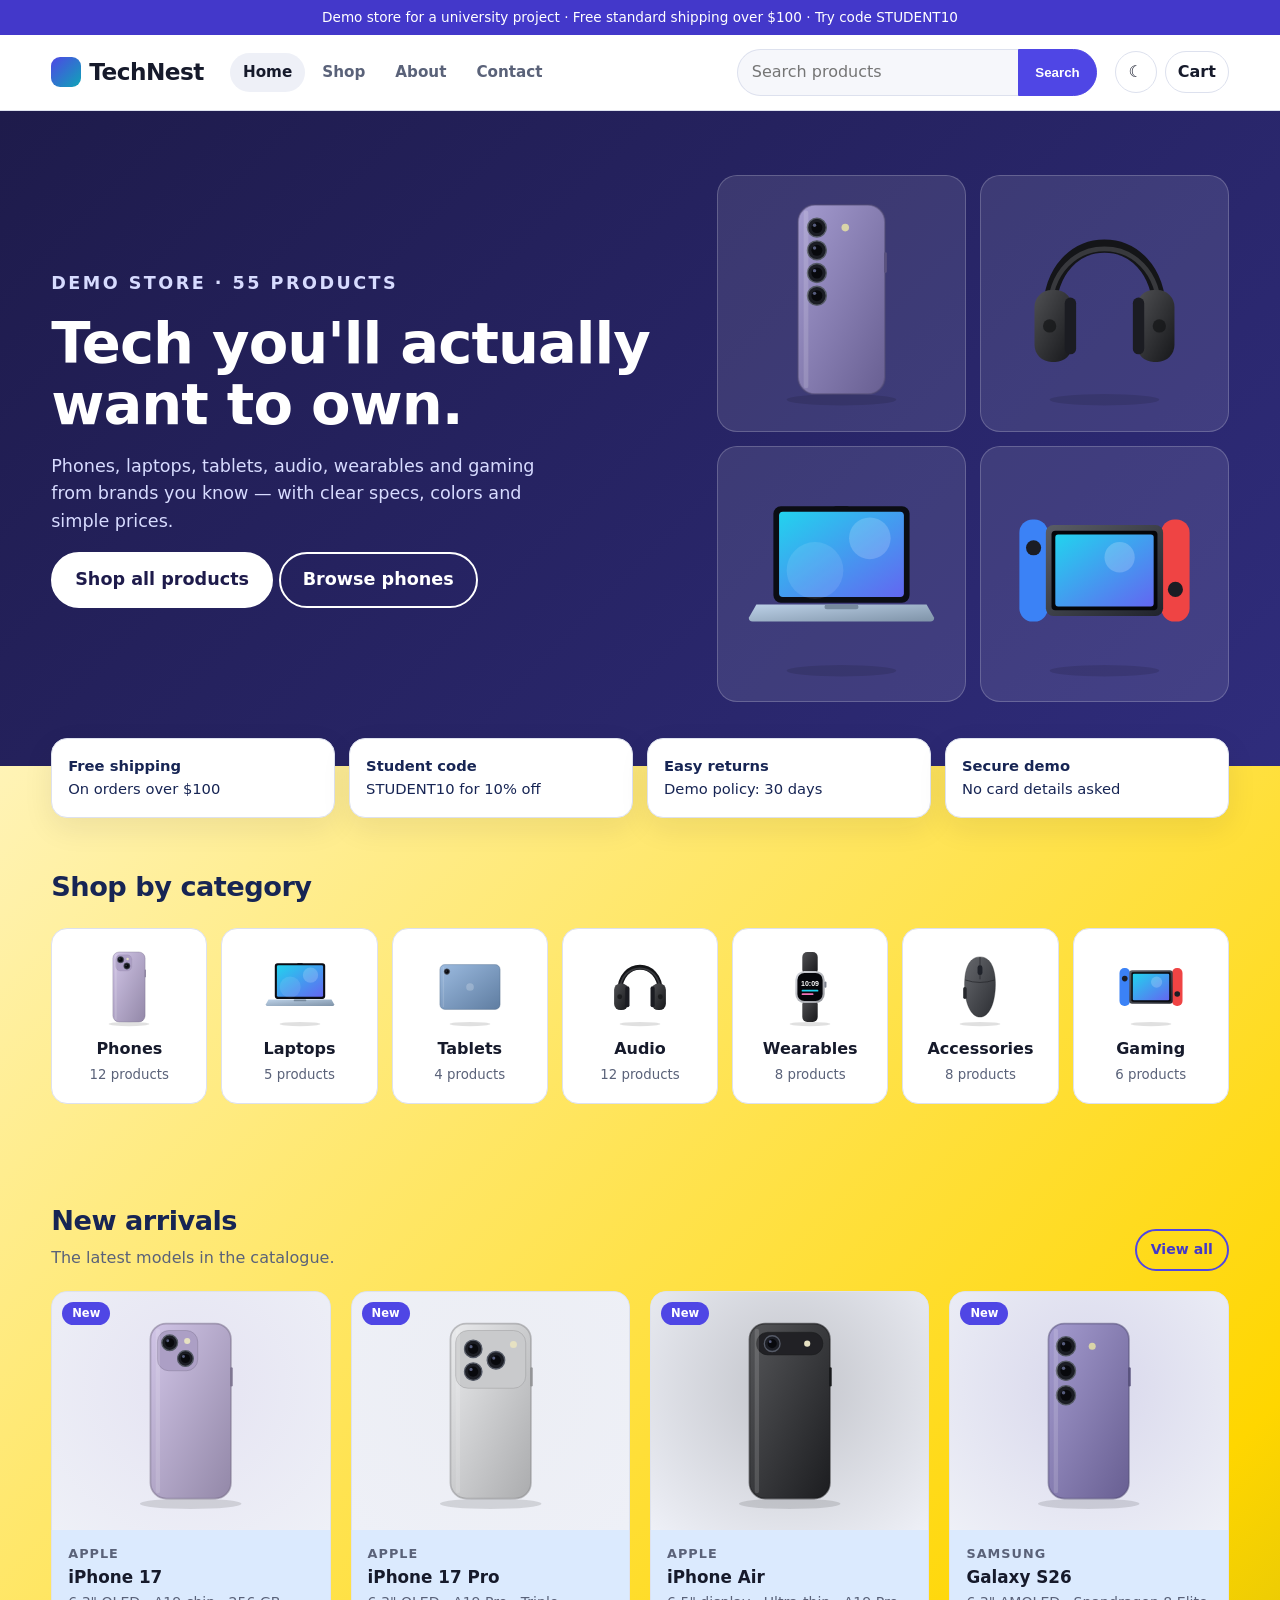
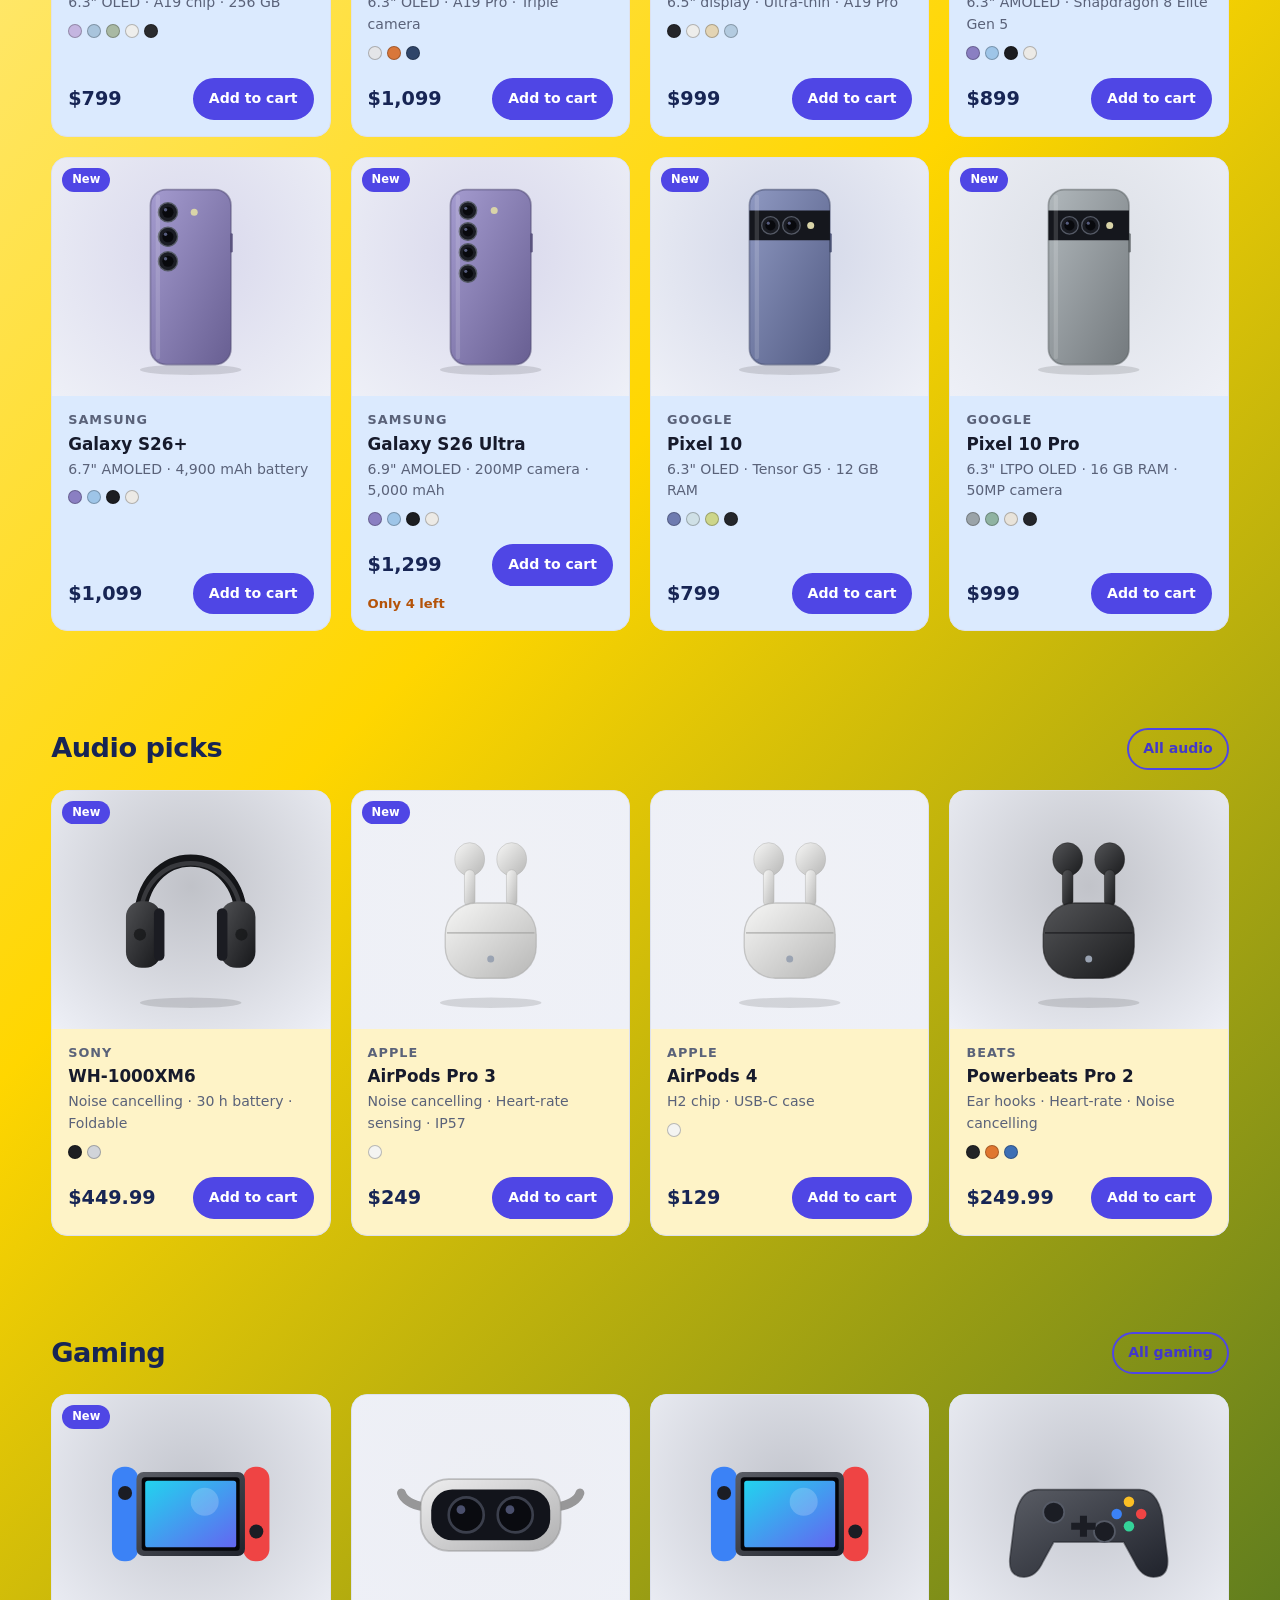
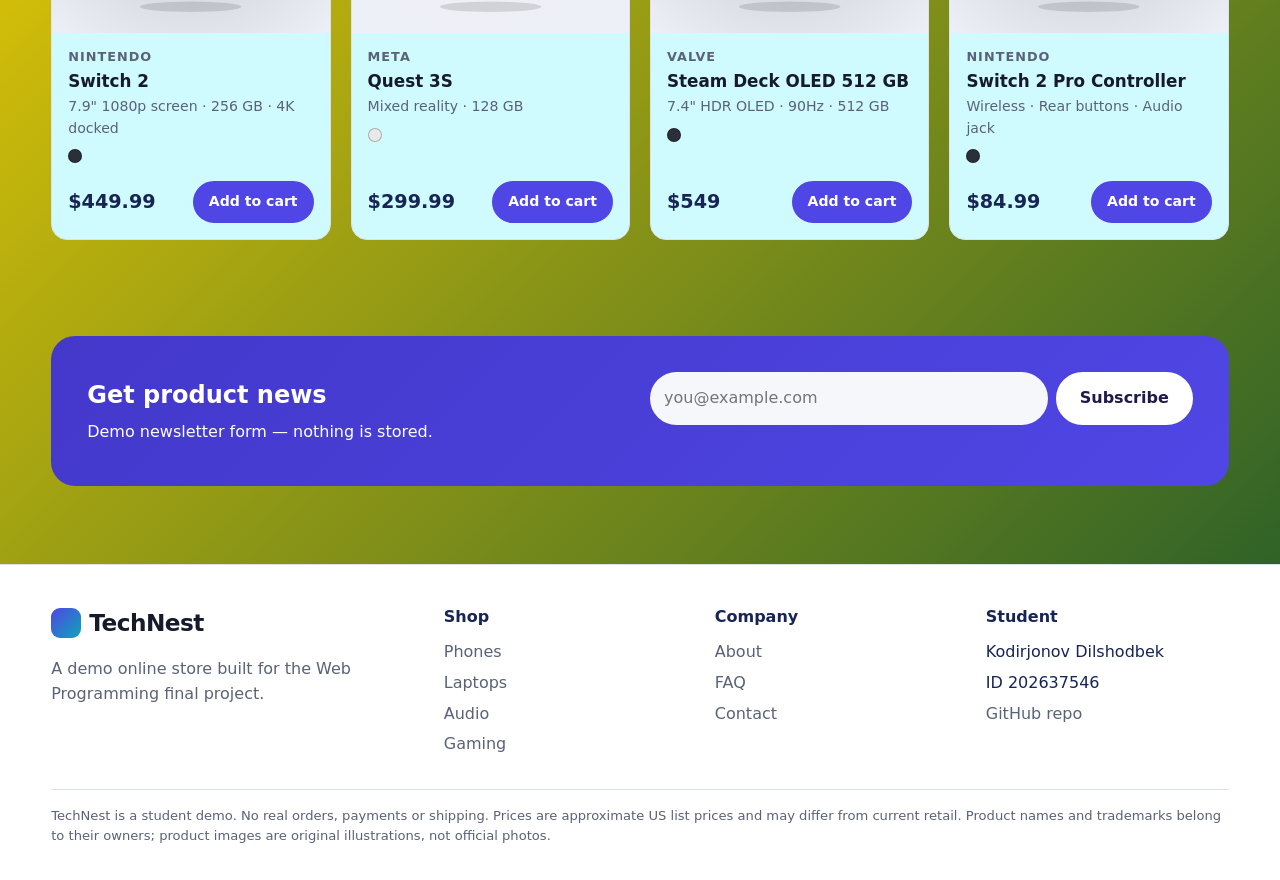
<file: index.html>
<!doctype html>
<html lang="en">
<head>
<meta charset="utf-8">
<meta name="viewport" content="width=device-width,initial-scale=1">
<title>TechNest — Phones, laptops, audio and more</title>
<meta name="description" content="Demo online electronics store with 55 products.">
<script>try{var t=localStorage.getItem("technest-theme");if(t)document.documentElement.setAttribute("data-theme",t)}catch(e){}</script>
<link rel="stylesheet" href="style.css">
</head>
<body>
<a class="skip" href="#main">Skip to content</a>
<div class="topbar">Demo store for a university project · Free standard shipping over $100 · Try code STUDENT10</div>
<header class="site"><div class="wrap hrow">
<a class="logo" href="index.html"><i></i>TechNest</a>
<nav class="main" id="mainNav" aria-label="Main"><a href="index.html" class="on" aria-current="page">Home</a><a href="shop.html">Shop</a><a href="about.html">About</a><a href="contact.html">Contact</a></nav>
<form class="search" action="shop.html" role="search"><input type="search" name="q" placeholder="Search products" aria-label="Search products"><button type="submit">Search</button></form>
<div class="icons">
<button class="ibtn" id="themeBtn" type="button" aria-label="Toggle theme">☾</button>
<a class="ibtn" href="cart.html" aria-label="Cart">Cart<span id="cartCount"></span></a>
<button class="ibtn menu-btn" id="menuBtn" type="button" aria-expanded="false" aria-controls="mainNav" aria-label="Menu">☰</button>
</div></div></header>
<main id="main">

<section class="hero"><div class="wrap"><div>
<p class="eyebrow">Demo store · <span id="prodCount">55</span> products</p>
<h1>Tech you'll actually want to own.</h1>
<p>Phones, laptops, tablets, audio, wearables and gaming from brands you know — with clear specs, colors and simple prices.</p>
<p><a class="btn" href="shop.html">Shop all products</a> <a class="btn ghost" href="shop.html?cat=phones">Browse phones</a></p></div>
<div class="hero-art" id="heroArt"></div></div></section>
<div class="wrap"><div class="trust"><div><b>Free shipping</b>On orders over $100</div><div><b>Student code</b>STUDENT10 for 10% off</div><div><b>Easy returns</b>Demo policy: 30 days</div><div><b>Secure demo</b>No card details asked</div></div></div>
<section class="block"><div class="wrap"><div class="shead"><div><h2>Shop by category</h2></div></div><div class="cats" id="catTiles"></div></div></section>
<section class="block"><div class="wrap"><div class="shead"><div><h2>New arrivals</h2><p>The latest models in the catalogue.</p></div><a class="btn ghost small" href="shop.html">View all</a></div><div class="grid" id="newGrid"></div></div></section>
<section class="block"><div class="wrap"><div class="shead"><div><h2>Audio picks</h2></div><a class="btn ghost small" href="shop.html?cat=audio">All audio</a></div><div class="grid" id="audioGrid"></div></div></section>
<section class="block"><div class="wrap"><div class="shead"><div><h2>Gaming</h2></div><a class="btn ghost small" href="shop.html?cat=gaming">All gaming</a></div><div class="grid" id="gamingGrid"></div></div></section>

</main>
<section class="block"><div class="wrap"><div class="news"><div><h2 style="margin:0 0 6px">Get product news</h2><p style="margin:0">Demo newsletter form — nothing is stored.</p></div>
<div><form id="newsForm" novalidate><input type="email" placeholder="you@example.com" aria-label="Email address"><button class="btn" type="submit">Subscribe</button></form><p class="err" id="newsMsg" role="status"></p></div></div></div></section>
<footer class="site"><div class="wrap"><div class="fgrid">
<div><a class="logo" href="index.html"><i></i>TechNest</a><p style="color:var(--muted)">A demo online store built for the Web Programming final project.</p></div>
<div><h4>Shop</h4><ul><li><a href="shop.html?cat=phones">Phones</a></li><li><a href="shop.html?cat=laptops">Laptops</a></li><li><a href="shop.html?cat=audio">Audio</a></li><li><a href="shop.html?cat=gaming">Gaming</a></li></ul></div>
<div><h4>Company</h4><ul><li><a href="about.html">About</a></li><li><a href="about.html#faq">FAQ</a></li><li><a href="contact.html">Contact</a></li></ul></div>
<div><h4>Student</h4><ul><li>Kodirjonov Dilshodbek</li><li>ID 202637546</li><li><a href="https://github.com/qodirjonovdilshodbek16-hub/web-programing">GitHub repo</a></li></ul></div>
</div><p class="legal">TechNest is a student demo. No real orders, payments or shipping. Prices are approximate US list prices and may differ from current retail. Product names and trademarks belong to their owners; product images are original illustrations, not official photos.</p></div></footer>
<script src="art.js"></script>
<script src="products.js"></script>
<script src="main.js"></script>
<script src="home.js"></script>
</body>
</html>
</file>
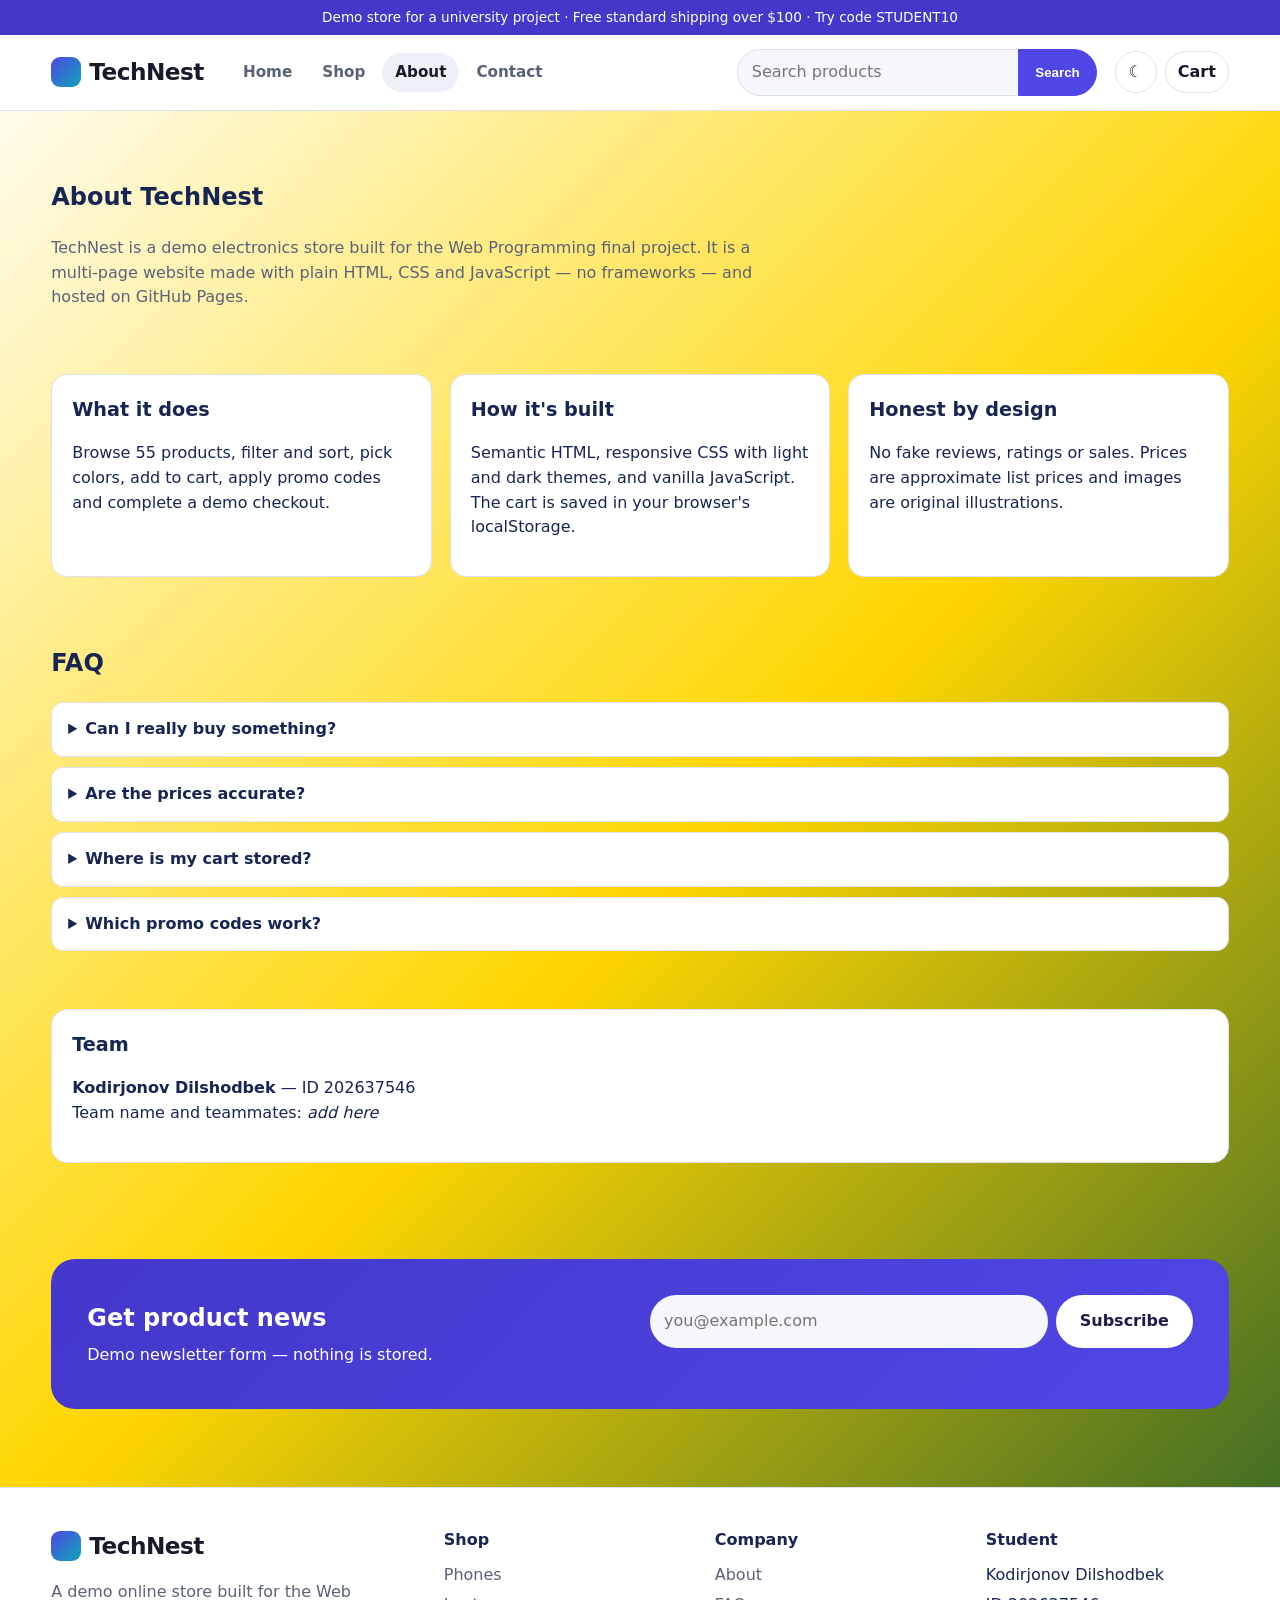
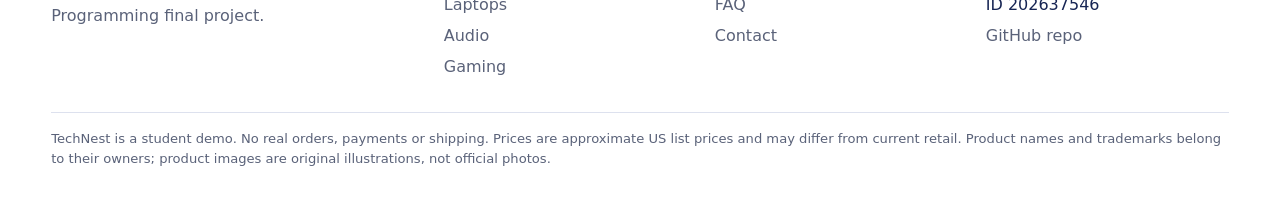
<file: about.html>
<!doctype html>
<html lang="en">
<head>
<meta charset="utf-8">
<meta name="viewport" content="width=device-width,initial-scale=1">
<title>About — TechNest</title>
<meta name="description" content="About TechNest and the project.">
<script>try{var t=localStorage.getItem("technest-theme");if(t)document.documentElement.setAttribute("data-theme",t)}catch(e){}</script>
<link rel="stylesheet" href="style.css">
</head>
<body>
<a class="skip" href="#main">Skip to content</a>
<div class="topbar">Demo store for a university project · Free standard shipping over $100 · Try code STUDENT10</div>
<header class="site"><div class="wrap hrow">
<a class="logo" href="index.html"><i></i>TechNest</a>
<nav class="main" id="mainNav" aria-label="Main"><a href="index.html">Home</a><a href="shop.html">Shop</a><a href="about.html" class="on" aria-current="page">About</a><a href="contact.html">Contact</a></nav>
<form class="search" action="shop.html" role="search"><input type="search" name="q" placeholder="Search products" aria-label="Search products"><button type="submit">Search</button></form>
<div class="icons">
<button class="ibtn" id="themeBtn" type="button" aria-label="Toggle theme">☾</button>
<a class="ibtn" href="cart.html" aria-label="Cart">Cart<span id="cartCount"></span></a>
<button class="ibtn menu-btn" id="menuBtn" type="button" aria-expanded="false" aria-controls="mainNav" aria-label="Menu">☰</button>
</div></div></header>
<main id="main">

<div class="wrap"><section class="block"><h1>About TechNest</h1>
<p style="max-width:720px;color:var(--muted)">TechNest is a demo electronics store built for the Web Programming final project. It is a multi-page website made with plain HTML, CSS and JavaScript — no frameworks — and hosted on GitHub Pages.</p></section>
<section class="block" style="padding-top:0"><div class="cards3">
<div class="panel"><h2>What it does</h2><p>Browse 55 products, filter and sort, pick colors, add to cart, apply promo codes and complete a demo checkout.</p></div>
<div class="panel"><h2>How it's built</h2><p>Semantic HTML, responsive CSS with light and dark themes, and vanilla JavaScript. The cart is saved in your browser's localStorage.</p></div>
<div class="panel"><h2>Honest by design</h2><p>No fake reviews, ratings or sales. Prices are approximate list prices and images are original illustrations.</p></div></div></section>
<section class="block" id="faq" style="padding-top:0"><h2>FAQ</h2>
<details><summary>Can I really buy something?</summary><p>No. TechNest is a student project; no payments are processed and nothing ships.</p></details>
<details><summary>Are the prices accurate?</summary><p>They are approximate US list prices for base models and can differ from current retail prices.</p></details>
<details><summary>Where is my cart stored?</summary><p>Only in your browser (localStorage). Clearing site data empties it.</p></details>
<details><summary>Which promo codes work?</summary><p>STUDENT10 gives 10% off and FREESHIP gives free standard shipping.</p></details></section>
<section class="block" style="padding-top:0"><div class="panel"><h2>Team</h2><p><b>Kodirjonov Dilshodbek</b> — ID 202637546<br>Team name and teammates: <i>add here</i></p></div></section></div>

</main>
<section class="block"><div class="wrap"><div class="news"><div><h2 style="margin:0 0 6px">Get product news</h2><p style="margin:0">Demo newsletter form — nothing is stored.</p></div>
<div><form id="newsForm" novalidate><input type="email" placeholder="you@example.com" aria-label="Email address"><button class="btn" type="submit">Subscribe</button></form><p class="err" id="newsMsg" role="status"></p></div></div></div></section>
<footer class="site"><div class="wrap"><div class="fgrid">
<div><a class="logo" href="index.html"><i></i>TechNest</a><p style="color:var(--muted)">A demo online store built for the Web Programming final project.</p></div>
<div><h4>Shop</h4><ul><li><a href="shop.html?cat=phones">Phones</a></li><li><a href="shop.html?cat=laptops">Laptops</a></li><li><a href="shop.html?cat=audio">Audio</a></li><li><a href="shop.html?cat=gaming">Gaming</a></li></ul></div>
<div><h4>Company</h4><ul><li><a href="about.html">About</a></li><li><a href="about.html#faq">FAQ</a></li><li><a href="contact.html">Contact</a></li></ul></div>
<div><h4>Student</h4><ul><li>Kodirjonov Dilshodbek</li><li>ID 202637546</li><li><a href="https://github.com/qodirjonovdilshodbek16-hub/web-programing">GitHub repo</a></li></ul></div>
</div><p class="legal">TechNest is a student demo. No real orders, payments or shipping. Prices are approximate US list prices and may differ from current retail. Product names and trademarks belong to their owners; product images are original illustrations, not official photos.</p></div></footer>
<script src="art.js"></script>
<script src="products.js"></script>
<script src="main.js"></script>
</body>
</html>
</file>
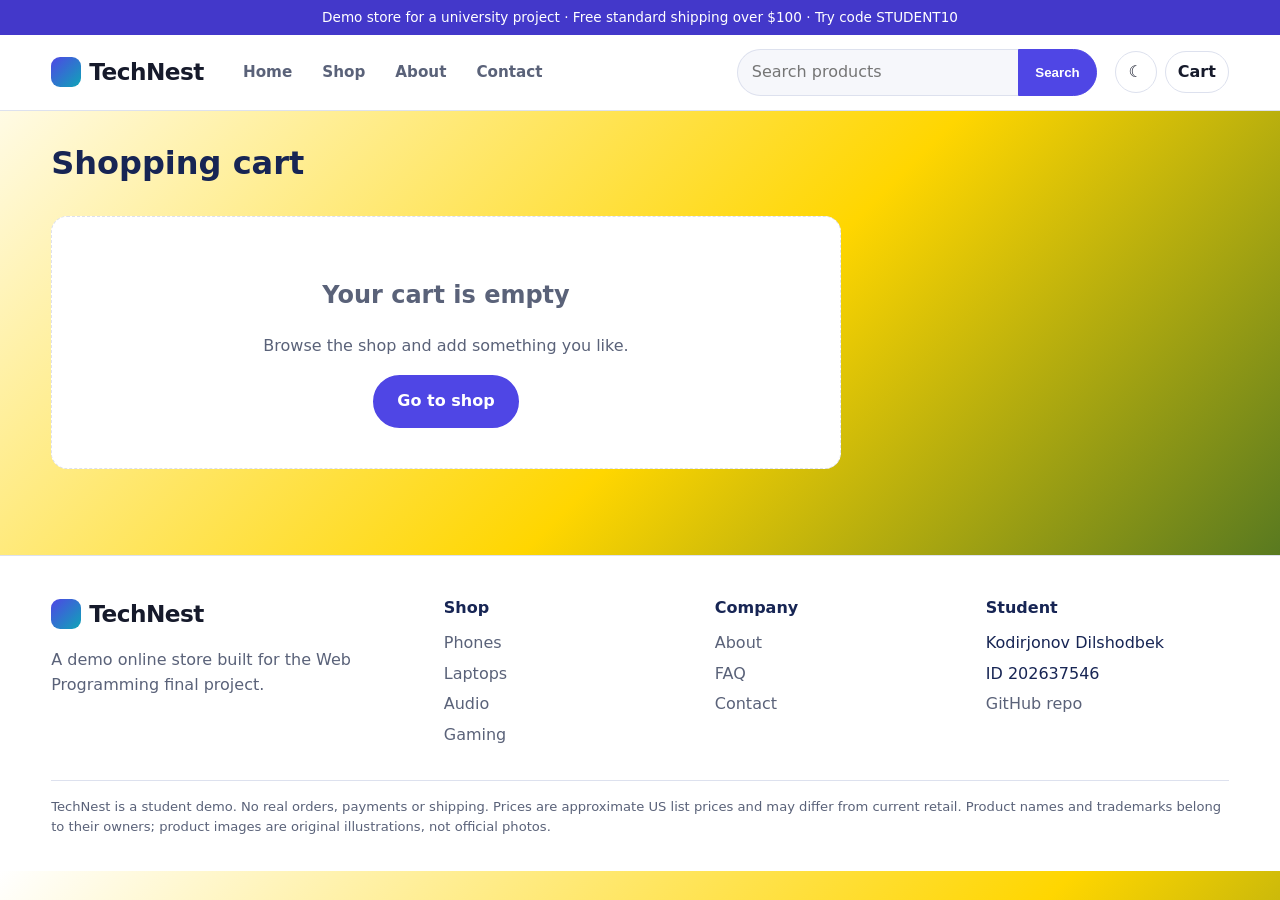
<file: cart.html>
<!doctype html>
<html lang="en">
<head>
<meta charset="utf-8">
<meta name="viewport" content="width=device-width,initial-scale=1">
<title>Cart — TechNest</title>
<meta name="description" content="Your shopping cart.">
<script>try{var t=localStorage.getItem("technest-theme");if(t)document.documentElement.setAttribute("data-theme",t)}catch(e){}</script>
<link rel="stylesheet" href="style.css">
</head>
<body>
<a class="skip" href="#main">Skip to content</a>
<div class="topbar">Demo store for a university project · Free standard shipping over $100 · Try code STUDENT10</div>
<header class="site"><div class="wrap hrow">
<a class="logo" href="index.html"><i></i>TechNest</a>
<nav class="main" id="mainNav" aria-label="Main"><a href="index.html">Home</a><a href="shop.html">Shop</a><a href="about.html">About</a><a href="contact.html">Contact</a></nav>
<form class="search" action="shop.html" role="search"><input type="search" name="q" placeholder="Search products" aria-label="Search products"><button type="submit">Search</button></form>
<div class="icons">
<button class="ibtn" id="themeBtn" type="button" aria-label="Toggle theme">☾</button>
<a class="ibtn" href="cart.html" aria-label="Cart">Cart<span id="cartCount"></span></a>
<button class="ibtn menu-btn" id="menuBtn" type="button" aria-expanded="false" aria-controls="mainNav" aria-label="Menu">☰</button>
</div></div></header>
<main id="main">

<div class="wrap"><h1 style="margin:28px 0 0">Shopping cart</h1><div class="two"><div id="cartList"></div>
<aside class="panel" id="summary"><h2>Order summary</h2>
<form class="promo" id="promoForm"><input type="text" id="promoIn" placeholder="Promo code" aria-label="Promo code"><button class="btn small" type="submit">Apply</button></form>
<div id="promoMsg" role="status"></div><p id="promoState" style="color:var(--ok);font-weight:700;margin:0"></p>
<div class="sum"><div><span>Subtotal</span><span id="sub"></span></div><div><span>Discount</span><span id="disc"></span></div><div><span>Shipping</span><span id="ship"></span></div><div class="tot"><span>Total</span><span id="tot"></span></div></div>
<p id="shipHint" style="color:var(--muted);font-size:.88rem"></p>
<a class="btn" style="display:block;text-align:center" href="checkout.html">Checkout</a>
<p class="note" style="margin-top:12px">Codes to try: STUDENT10, FREESHIP</p></aside></div></div>

</main>

<footer class="site"><div class="wrap"><div class="fgrid">
<div><a class="logo" href="index.html"><i></i>TechNest</a><p style="color:var(--muted)">A demo online store built for the Web Programming final project.</p></div>
<div><h4>Shop</h4><ul><li><a href="shop.html?cat=phones">Phones</a></li><li><a href="shop.html?cat=laptops">Laptops</a></li><li><a href="shop.html?cat=audio">Audio</a></li><li><a href="shop.html?cat=gaming">Gaming</a></li></ul></div>
<div><h4>Company</h4><ul><li><a href="about.html">About</a></li><li><a href="about.html#faq">FAQ</a></li><li><a href="contact.html">Contact</a></li></ul></div>
<div><h4>Student</h4><ul><li>Kodirjonov Dilshodbek</li><li>ID 202637546</li><li><a href="https://github.com/qodirjonovdilshodbek16-hub/web-programing">GitHub repo</a></li></ul></div>
</div><p class="legal">TechNest is a student demo. No real orders, payments or shipping. Prices are approximate US list prices and may differ from current retail. Product names and trademarks belong to their owners; product images are original illustrations, not official photos.</p></div></footer>
<script src="art.js"></script>
<script src="products.js"></script>
<script src="main.js"></script>
<script src="cart.js"></script>
</body>
</html>
</file>
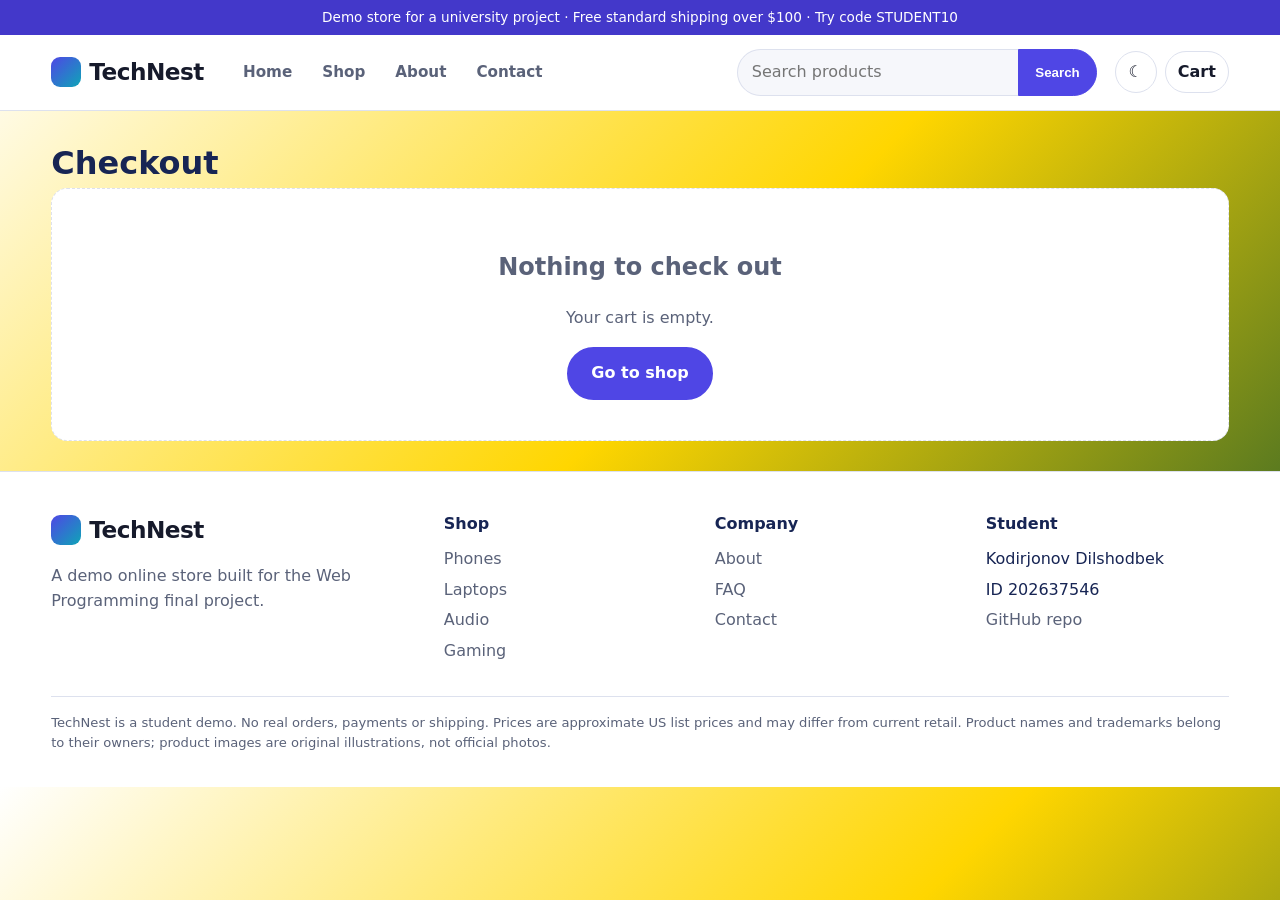
<file: checkout.html>
<!doctype html>
<html lang="en">
<head>
<meta charset="utf-8">
<meta name="viewport" content="width=device-width,initial-scale=1">
<title>Checkout — TechNest</title>
<meta name="description" content="Demo checkout.">
<script>try{var t=localStorage.getItem("technest-theme");if(t)document.documentElement.setAttribute("data-theme",t)}catch(e){}</script>
<link rel="stylesheet" href="style.css">
</head>
<body>
<a class="skip" href="#main">Skip to content</a>
<div class="topbar">Demo store for a university project · Free standard shipping over $100 · Try code STUDENT10</div>
<header class="site"><div class="wrap hrow">
<a class="logo" href="index.html"><i></i>TechNest</a>
<nav class="main" id="mainNav" aria-label="Main"><a href="index.html">Home</a><a href="shop.html">Shop</a><a href="about.html">About</a><a href="contact.html">Contact</a></nav>
<form class="search" action="shop.html" role="search"><input type="search" name="q" placeholder="Search products" aria-label="Search products"><button type="submit">Search</button></form>
<div class="icons">
<button class="ibtn" id="themeBtn" type="button" aria-label="Toggle theme">☾</button>
<a class="ibtn" href="cart.html" aria-label="Cart">Cart<span id="cartCount"></span></a>
<button class="ibtn menu-btn" id="menuBtn" type="button" aria-expanded="false" aria-controls="mainNav" aria-label="Menu">☰</button>
</div></div></header>
<main id="main">

<div class="wrap"><h1 style="margin:28px 0 0">Checkout</h1><div id="coBox"><div class="two">
<form class="panel" id="coForm" novalidate><h2>Delivery details</h2>
<p class="note">Demo only: no card or payment details are collected and nothing is sent.</p><br>
<div class="cols"><div class="field"><label for="name">Full name</label><input type="text" id="name" name="name" autocomplete="name"><p class="err" id="e-name"></p></div>
<div class="field"><label for="email">Email</label><input type="email" id="email" name="email" autocomplete="email"><p class="err" id="e-email"></p></div></div>
<div class="field"><label for="address">Address</label><input type="text" id="address" name="address" autocomplete="street-address"><p class="err" id="e-address"></p></div>
<div class="cols"><div class="field"><label for="city">City</label><input type="text" id="city" name="city"><p class="err" id="e-city"></p></div>
<div class="field"><label for="zip">Postal code</label><input type="text" id="zip" name="zip"><p class="err" id="e-zip"></p></div></div>
<h2>Delivery</h2>
<label class="radio"><input type="radio" name="delivery" value="standard" checked><span><b>Standard</b> — $7 (free over $100)<br><small>3–5 business days (demo)</small></span></label>
<label class="radio"><input type="radio" name="delivery" value="express"><span><b>Express</b> — $15<br><small>1–2 business days (demo)</small></span></label>
<button class="btn" type="submit" style="width:100%">Place demo order</button></form>
<aside class="panel"><h2>Your order</h2><div id="coItems"></div>
<div class="sum"><div><span>Subtotal</span><span id="sub"></span></div><div><span>Discount</span><span id="disc"></span></div><div><span>Shipping</span><span id="ship"></span></div><div class="tot"><span>Total</span><span id="tot"></span></div></div></aside>
</div></div></div>

</main>

<footer class="site"><div class="wrap"><div class="fgrid">
<div><a class="logo" href="index.html"><i></i>TechNest</a><p style="color:var(--muted)">A demo online store built for the Web Programming final project.</p></div>
<div><h4>Shop</h4><ul><li><a href="shop.html?cat=phones">Phones</a></li><li><a href="shop.html?cat=laptops">Laptops</a></li><li><a href="shop.html?cat=audio">Audio</a></li><li><a href="shop.html?cat=gaming">Gaming</a></li></ul></div>
<div><h4>Company</h4><ul><li><a href="about.html">About</a></li><li><a href="about.html#faq">FAQ</a></li><li><a href="contact.html">Contact</a></li></ul></div>
<div><h4>Student</h4><ul><li>Kodirjonov Dilshodbek</li><li>ID 202637546</li><li><a href="https://github.com/qodirjonovdilshodbek16-hub/web-programing">GitHub repo</a></li></ul></div>
</div><p class="legal">TechNest is a student demo. No real orders, payments or shipping. Prices are approximate US list prices and may differ from current retail. Product names and trademarks belong to their owners; product images are original illustrations, not official photos.</p></div></footer>
<script src="art.js"></script>
<script src="products.js"></script>
<script src="main.js"></script>
<script src="checkout.js"></script>
</body>
</html>
</file>
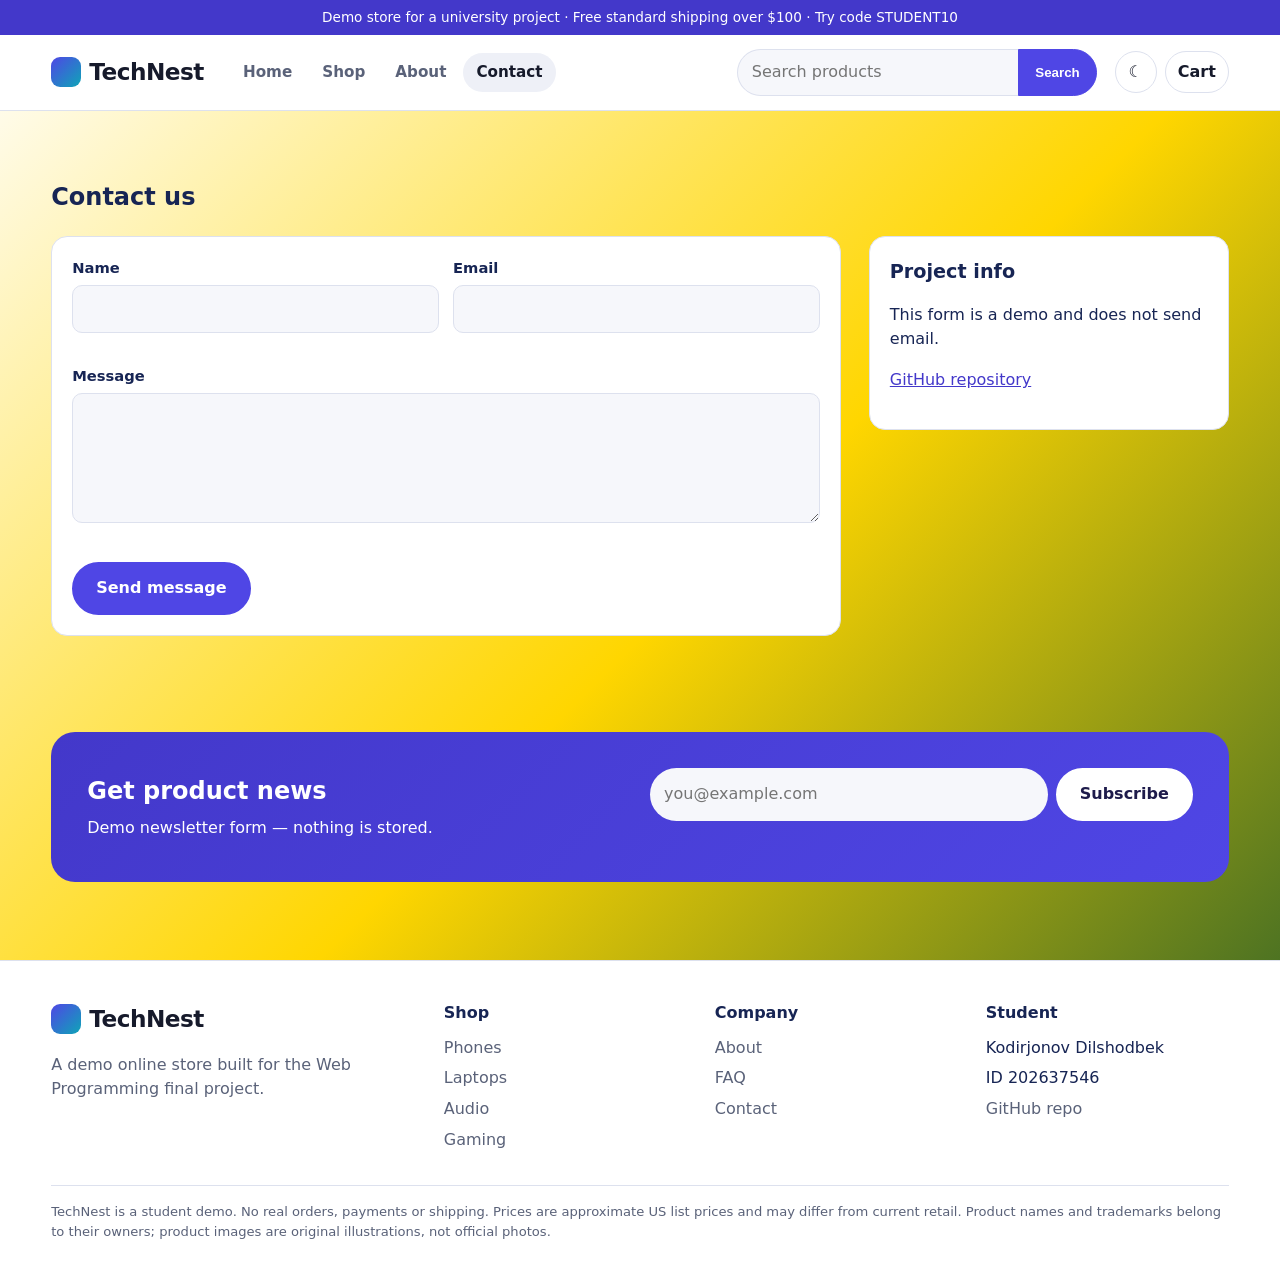
<file: contact.html>
<!doctype html>
<html lang="en">
<head>
<meta charset="utf-8">
<meta name="viewport" content="width=device-width,initial-scale=1">
<title>Contact — TechNest</title>
<meta name="description" content="Contact TechNest (demo form).">
<script>try{var t=localStorage.getItem("technest-theme");if(t)document.documentElement.setAttribute("data-theme",t)}catch(e){}</script>
<link rel="stylesheet" href="style.css">
</head>
<body>
<a class="skip" href="#main">Skip to content</a>
<div class="topbar">Demo store for a university project · Free standard shipping over $100 · Try code STUDENT10</div>
<header class="site"><div class="wrap hrow">
<a class="logo" href="index.html"><i></i>TechNest</a>
<nav class="main" id="mainNav" aria-label="Main"><a href="index.html">Home</a><a href="shop.html">Shop</a><a href="about.html">About</a><a href="contact.html" class="on" aria-current="page">Contact</a></nav>
<form class="search" action="shop.html" role="search"><input type="search" name="q" placeholder="Search products" aria-label="Search products"><button type="submit">Search</button></form>
<div class="icons">
<button class="ibtn" id="themeBtn" type="button" aria-label="Toggle theme">☾</button>
<a class="ibtn" href="cart.html" aria-label="Cart">Cart<span id="cartCount"></span></a>
<button class="ibtn menu-btn" id="menuBtn" type="button" aria-expanded="false" aria-controls="mainNav" aria-label="Menu">☰</button>
</div></div></header>
<main id="main">

<div class="wrap"><section class="block"><h1>Contact us</h1><div class="two" style="padding:0">
<form class="panel" id="contactForm" novalidate><div class="cols"><div class="field"><label for="name">Name</label><input type="text" id="name" name="name"><p class="err" id="e-name"></p></div>
<div class="field"><label for="email">Email</label><input type="email" id="email" name="email"><p class="err" id="e-email"></p></div></div>
<div class="field"><label for="message">Message</label><textarea id="message" name="message"></textarea><p class="err" id="e-message"></p></div>
<button class="btn" type="submit">Send message</button><div id="formMsg" role="status"></div></form>
<aside class="panel"><h2>Project info</h2><p>This form is a demo and does not send email.</p><p><a href="https://github.com/qodirjonovdilshodbek16-hub/web-programing">GitHub repository</a></p></aside></div></section></div>

</main>
<section class="block"><div class="wrap"><div class="news"><div><h2 style="margin:0 0 6px">Get product news</h2><p style="margin:0">Demo newsletter form — nothing is stored.</p></div>
<div><form id="newsForm" novalidate><input type="email" placeholder="you@example.com" aria-label="Email address"><button class="btn" type="submit">Subscribe</button></form><p class="err" id="newsMsg" role="status"></p></div></div></div></section>
<footer class="site"><div class="wrap"><div class="fgrid">
<div><a class="logo" href="index.html"><i></i>TechNest</a><p style="color:var(--muted)">A demo online store built for the Web Programming final project.</p></div>
<div><h4>Shop</h4><ul><li><a href="shop.html?cat=phones">Phones</a></li><li><a href="shop.html?cat=laptops">Laptops</a></li><li><a href="shop.html?cat=audio">Audio</a></li><li><a href="shop.html?cat=gaming">Gaming</a></li></ul></div>
<div><h4>Company</h4><ul><li><a href="about.html">About</a></li><li><a href="about.html#faq">FAQ</a></li><li><a href="contact.html">Contact</a></li></ul></div>
<div><h4>Student</h4><ul><li>Kodirjonov Dilshodbek</li><li>ID 202637546</li><li><a href="https://github.com/qodirjonovdilshodbek16-hub/web-programing">GitHub repo</a></li></ul></div>
</div><p class="legal">TechNest is a student demo. No real orders, payments or shipping. Prices are approximate US list prices and may differ from current retail. Product names and trademarks belong to their owners; product images are original illustrations, not official photos.</p></div></footer>
<script src="art.js"></script>
<script src="products.js"></script>
<script src="main.js"></script>
<script src="contact.js"></script>
</body>
</html>
</file>
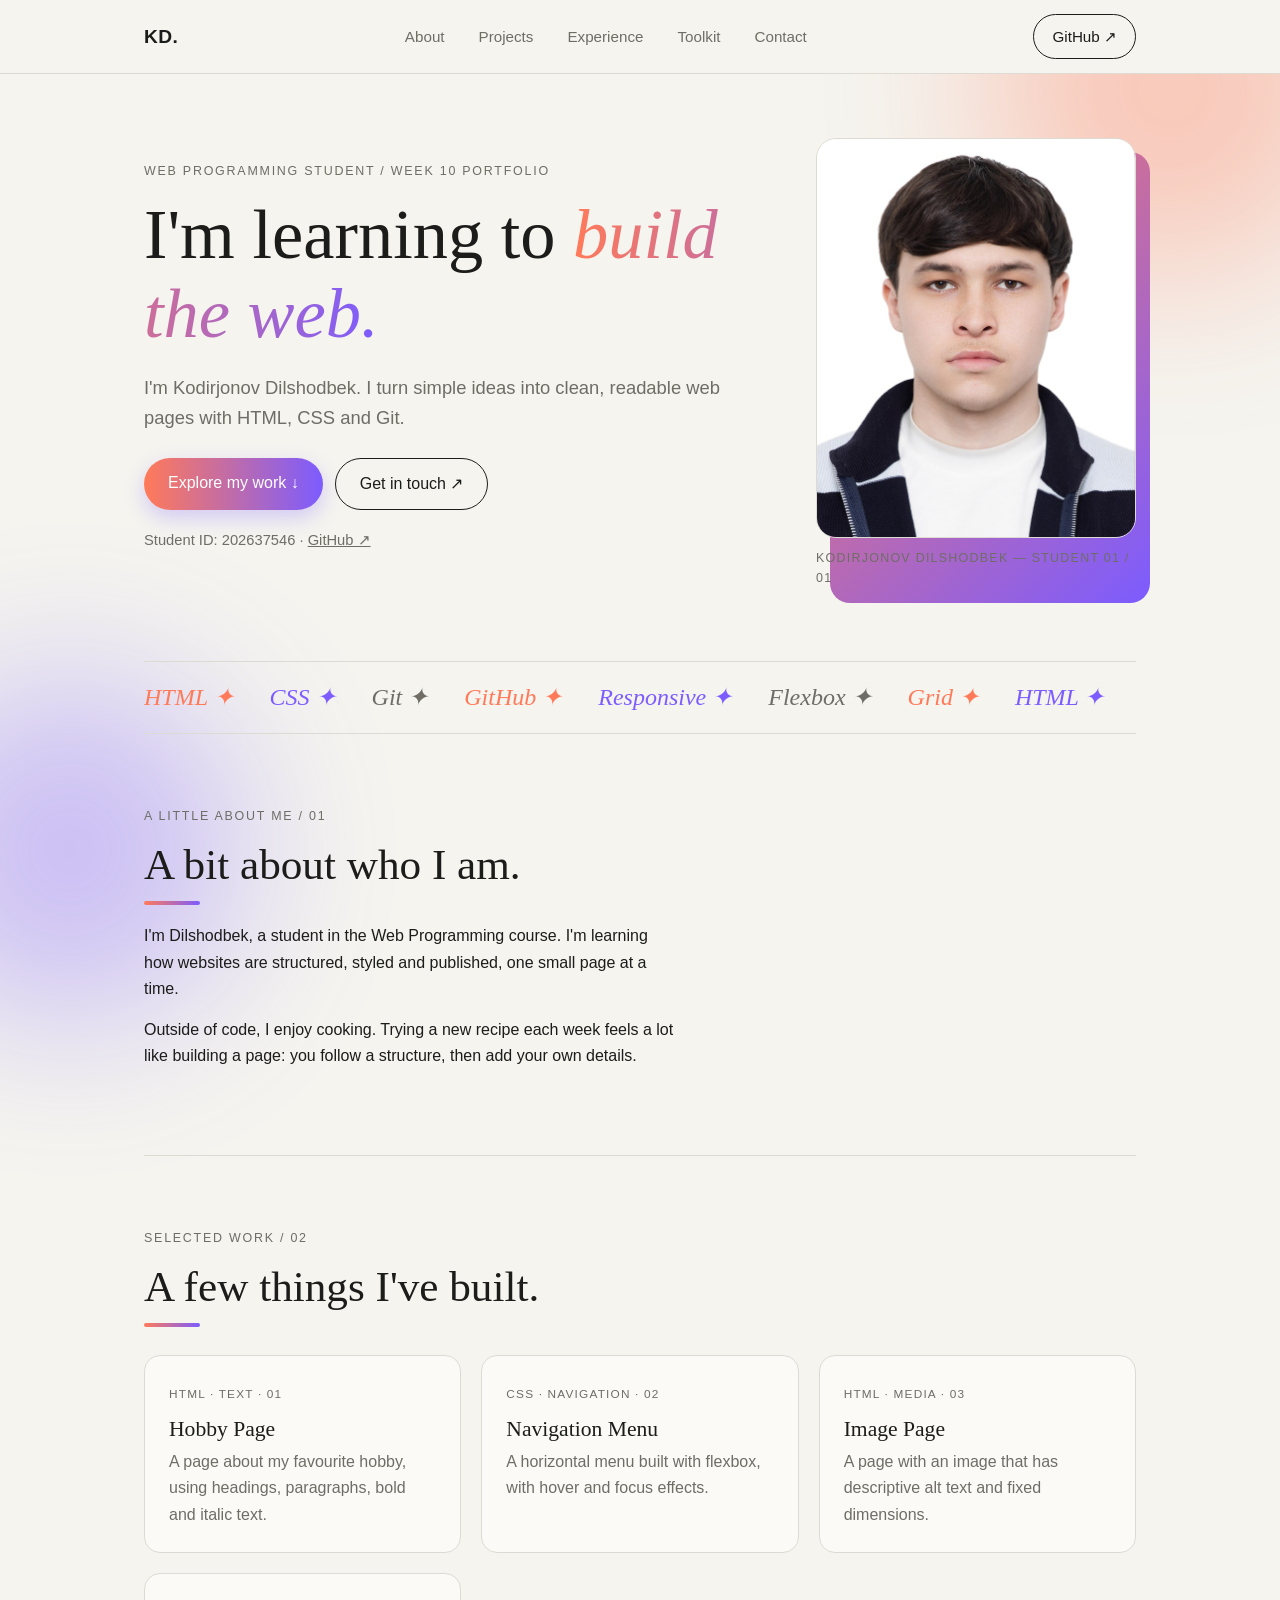
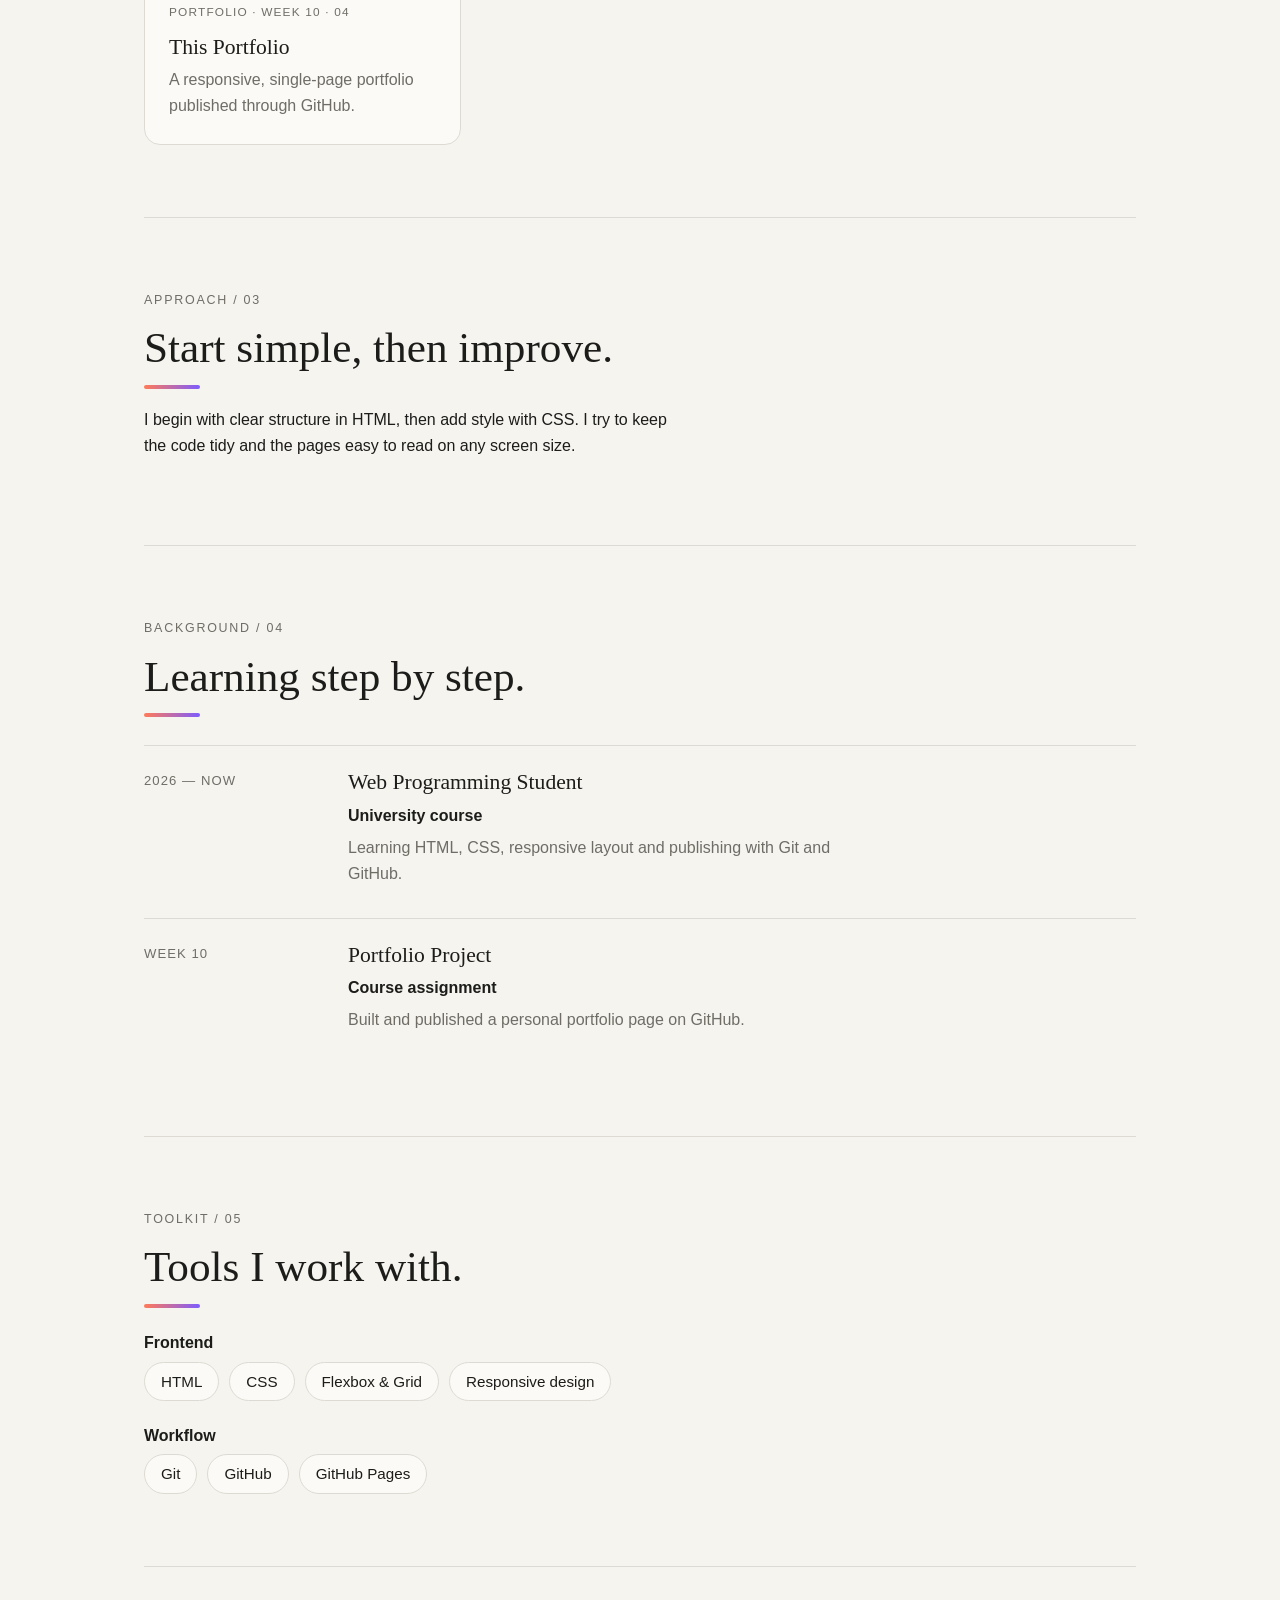
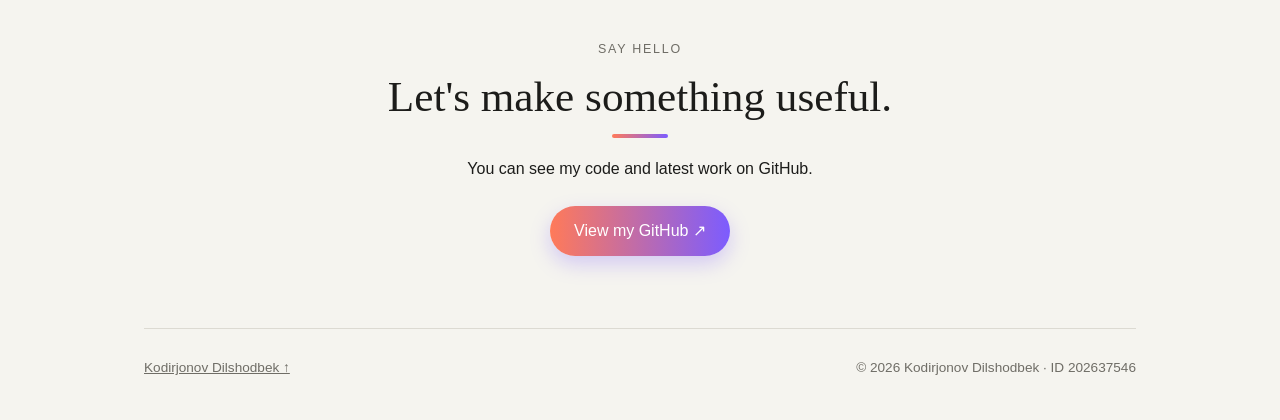
<file: portfolio.html>
<!DOCTYPE html>
<html lang="en">
<head>
  <meta charset="UTF-8">
  <meta name="viewport" content="width=device-width, initial-scale=1">
  <meta name="description" content="Kodirjonov Dilshodbek is a web programming student learning to build clean, responsive websites.">
  <meta name="theme-color" content="#f5f4ef">
  <title>Kodirjonov Dilshodbek — Web Programming Student</title>
  <style>
    :root {
      --bg: #f5f4ef;
      --ink: #1c1c1a;
      --muted: #6f6d66;
      --line: #dcdad2;
      --card: #fbfaf6;
      --accent: #1c1c1a;
    }
    * { margin: 0; padding: 0; box-sizing: border-box; }
    html { scroll-behavior: smooth; }
    body {
      font-family: "Helvetica Neue", Arial, sans-serif;
      background: var(--bg);
      color: var(--ink);
      line-height: 1.65;
    }
    a { color: inherit; }
    .skip {
      position: absolute; left: -999px; top: 0;
      background: var(--ink); color: #fff; padding: 8px 14px;
    }
    .skip:focus { left: 8px; top: 8px; z-index: 100; }

    /* Header */
    header {
      position: static;
      background: var(--bg);
      border-bottom: 1px solid var(--line);
    }
    .bar {
      max-width: 1040px; margin: 0 auto; padding: 14px 24px;
      display: flex; align-items: center; justify-content: space-between;
      gap: 12px; flex-wrap: nowrap;
    }
    .pill { white-space: nowrap; }
    @media (max-width: 760px) {
      .bar { flex-wrap: wrap; justify-content: center; }
    }
    .logo { font-weight: 700; font-size: 1.2rem; text-decoration: none; letter-spacing: 0.02em; }
    nav ul { list-style: none; display: flex; gap: 6px; flex-wrap: wrap; }
    nav a {
      display: block; padding: 8px 14px; text-decoration: none;
      color: var(--muted); border-radius: 999px; font-size: 0.95rem;
      transition: background 0.2s, color 0.2s;
    }
    nav a:hover, nav a:focus { background: var(--ink); color: #fff; }
    .pill {
      padding: 9px 18px; border: 1px solid var(--ink); border-radius: 999px;
      text-decoration: none; font-size: 0.95rem; transition: background 0.2s, color 0.2s;
    }
    .pill:hover, .pill:focus { background: var(--ink); color: #fff; }

    main { max-width: 1040px; margin: 0 auto; padding: 0 24px; }
    section { padding: 72px 0; border-bottom: 1px solid var(--line); }
    .eyebrow {
      font-size: 0.78rem; letter-spacing: 0.14em; text-transform: uppercase;
      color: var(--muted); margin-bottom: 14px;
    }
    h1, h2, h3 { font-family: Georgia, "Times New Roman", serif; font-weight: 400; line-height: 1.12; }
    h1 { font-size: clamp(2.4rem, 7vw, 4.4rem); margin-bottom: 20px; }
    h2 { font-size: clamp(1.8rem, 4.5vw, 2.7rem); margin-bottom: 18px; }
    h3 { font-size: 1.35rem; margin-bottom: 8px; }
    p { max-width: 60ch; margin-bottom: 14px; }
    .lead { font-size: 1.15rem; color: var(--muted); }

    /* Hero */
    .hero { display: flex; flex-wrap: wrap; align-items: center; gap: 48px; padding-top: 64px; }
    .hero-text { flex: 1 1 340px; }
    .actions { display: flex; flex-wrap: wrap; gap: 12px; margin: 24px 0 18px; }
    .btn {
      display: inline-block; padding: 12px 24px; border-radius: 999px;
      text-decoration: none; background: var(--ink); color: #fff;
      border: 1px solid var(--ink); transition: opacity 0.2s;
    }
    .btn:hover { opacity: 0.85; }
    .btn.ghost { background: transparent; color: var(--ink); }
    .meta { font-size: 0.92rem; color: var(--muted); }
    figure { flex: 0 1 320px; }
    figure img {
      display: block; width: 100%; height: auto;
      border-radius: 20px; border: 1px solid var(--line);
    }
    figcaption {
      margin-top: 10px; font-size: 0.78rem; letter-spacing: 0.1em;
      text-transform: uppercase; color: var(--muted);
    }

    /* Grids and cards */
    .grid {
      display: grid; gap: 20px; margin-top: 28px;
      grid-template-columns: repeat(auto-fit, minmax(260px, 1fr));
    }
    .card {
      background: var(--card); border: 1px solid var(--line);
      border-radius: 16px; padding: 24px;
    }
    .card p { color: var(--muted); margin-bottom: 0; }
    .tag {
      display: inline-block; font-size: 0.74rem; letter-spacing: 0.1em;
      text-transform: uppercase; color: var(--muted); margin-bottom: 12px;
    }

    /* Timeline */
    .timeline { margin-top: 28px; }
    .item {
      display: grid; grid-template-columns: 180px 1fr; gap: 24px;
      padding: 24px 0; border-top: 1px solid var(--line);
    }
    .item .date { font-size: 0.82rem; letter-spacing: 0.08em; text-transform: uppercase; color: var(--muted); }
    .item p { margin-bottom: 6px; color: var(--muted); }
    .item .where { color: var(--ink); font-weight: 600; }
    @media (max-width: 600px) { .item { grid-template-columns: 1fr; gap: 6px; } }

    /* Toolkit */
    .tools { list-style: none; display: flex; flex-wrap: wrap; gap: 10px; margin-top: 10px; }
    .tools li {
      border: 1px solid var(--line); background: var(--card);
      border-radius: 999px; padding: 6px 16px; font-size: 0.95rem;
    }
    .toolgroup { margin-top: 26px; }
    .toolgroup h3 { font-family: "Helvetica Neue", Arial, sans-serif; font-weight: 700; font-size: 1rem; }

    /* Contact */
    .contact { text-align: center; }
    .contact p { margin-left: auto; margin-right: auto; }
    .contact .btn { margin-top: 10px; }

    footer {
      max-width: 1040px; margin: 0 auto; padding: 28px 24px 40px;
      display: flex; justify-content: space-between; flex-wrap: wrap; gap: 10px;
      font-size: 0.85rem; color: var(--muted);
    }

    /* ---------- Decorations ---------- */
    :root { --a1: #ff7a59; --a2: #7c5cff; --a3: #19b394; }

    body::before, body::after {
      content: ""; position: fixed; z-index: -1; border-radius: 50%;
      filter: blur(80px); opacity: 0.35; pointer-events: none;
    }
    body::before { width: 380px; height: 380px; background: var(--a1); top: -100px; right: -80px; animation: float 14s ease-in-out infinite; }
    body::after  { width: 340px; height: 340px; background: var(--a2); bottom: -120px; left: -100px; animation: float 18s ease-in-out infinite reverse; }
    @keyframes float { 50% { transform: translate(30px, 40px) scale(1.08); } }

    .hl {
      background: linear-gradient(90deg, var(--a1), var(--a2));
      -webkit-background-clip: text; background-clip: text; color: transparent;
      font-style: italic;
    }
    h2::after {
      content: ""; display: block; width: 56px; height: 4px; margin-top: 12px;
      border-radius: 4px; background: linear-gradient(90deg, var(--a1), var(--a2));
    }
    .contact h2::after { margin-left: auto; margin-right: auto; }

    .btn { background: linear-gradient(90deg, var(--a1), var(--a2)); border: none; box-shadow: 0 8px 20px rgba(124, 92, 255, 0.28); transition: transform 0.2s, box-shadow 0.2s; }
    .btn:hover { opacity: 1; transform: translateY(-2px); box-shadow: 0 12px 26px rgba(124, 92, 255, 0.38); }
    .btn.ghost { background: transparent; box-shadow: none; border: 1px solid var(--ink); }

    figure { position: relative; }
    figure::before {
      content: ""; position: absolute; inset: 14px -14px -14px 14px; z-index: -1;
      border-radius: 20px; background: linear-gradient(135deg, var(--a1), var(--a2));
    }
    figure img { background: var(--card); }

    .card { position: relative; overflow: hidden; transition: transform 0.25s, box-shadow 0.25s; }
    .card::before {
      content: ""; position: absolute; left: 0; top: 0; width: 100%; height: 4px;
      background: linear-gradient(90deg, var(--a1), var(--a2), var(--a3));
      transform: scaleX(0); transform-origin: left; transition: transform 0.35s;
    }
    .card:hover { transform: translateY(-6px); box-shadow: 0 16px 32px rgba(0, 0, 0, 0.1); }
    .card:hover::before { transform: scaleX(1); }

    .tools li { transition: background 0.2s, color 0.2s, transform 0.2s; }
    .tools li:hover { background: var(--ink); color: #fff; transform: translateY(-2px); }

    .item { transition: padding-left 0.25s; }
    .item:hover { padding-left: 12px; }
    .item h3 { position: relative; }

    /* Scrolling keyword strip */
    .strip { overflow: hidden; border-bottom: 1px solid var(--line); padding: 16px 0; }
    .strip-track { display: flex; gap: 36px; width: max-content; animation: slide 26s linear infinite; }
    .strip-track span {
      font-family: Georgia, serif; font-size: 1.5rem; font-style: italic;
      color: var(--muted); white-space: nowrap;
    }
    .strip-track span:nth-child(3n+1) { color: var(--a1); }
    .strip-track span:nth-child(3n+2) { color: var(--a2); }
    @keyframes slide { to { transform: translateX(-50%); } }

    /* Reveal on scroll */
    .reveal { opacity: 0; transform: translateY(24px); transition: opacity 0.7s, transform 0.7s; }
    .reveal.show { opacity: 1; transform: none; }

    @media (prefers-reduced-motion: reduce) {
      body::before, body::after, .strip-track { animation: none; }
      .reveal { opacity: 1; transform: none; transition: none; }
    }
  </style>
</head>
<body id="top">
  <a class="skip" href="#main-content">Skip to content</a>

  <header>
    <div class="bar">
      <a class="logo" href="#top">KD.</a>
      <nav aria-label="Main navigation">
        <ul>
          <li><a href="#about">About</a></li>
          <li><a href="#projects">Projects</a></li>
          <li><a href="#experience">Experience</a></li>
          <li><a href="#toolkit">Toolkit</a></li>
          <li><a href="#contact">Contact</a></li>
        </ul>
      </nav>
      <a class="pill" href="https://github.com/qodirjonovdilshodbek16-hub/web-programing" target="_blank" rel="noopener noreferrer">GitHub ↗</a>
    </div>
  </header>

  <main id="main-content">
    <section class="hero">
      <div class="hero-text">
        <p class="eyebrow">Web programming student / Week 10 portfolio</p>
        <h1>I'm learning to <span class="hl">build the web.</span></h1>
        <p class="lead">I'm Kodirjonov Dilshodbek. I turn simple ideas into clean, readable web pages with HTML, CSS and Git.</p>
        <div class="actions">
          <a class="btn" href="#projects">Explore my work ↓</a>
          <a class="btn ghost" href="#contact">Get in touch ↗</a>
        </div>
        <p class="meta">Student ID: 202637546 · <a href="https://github.com/qodirjonovdilshodbek16-hub/web-programing" target="_blank" rel="noopener noreferrer">GitHub ↗</a></p>
      </div>
      <figure>
        <img
          src="[data-uri]"
          alt="Portrait of Kodirjonov Dilshodbek"
          width="320" height="400">
        <figcaption>Kodirjonov Dilshodbek — Student 01 / 01</figcaption>
      </figure>
    </section>

    <div class="strip" aria-hidden="true">
      <div class="strip-track">
        <span>HTML ✦</span><span>CSS ✦</span><span>Git ✦</span><span>GitHub ✦</span><span>Responsive ✦</span><span>Flexbox ✦</span><span>Grid ✦</span>
        <span>HTML ✦</span><span>CSS ✦</span><span>Git ✦</span><span>GitHub ✦</span><span>Responsive ✦</span><span>Flexbox ✦</span><span>Grid ✦</span>
      </div>
    </div>

    <section id="about">
      <p class="eyebrow">A little about me / 01</p>
      <h2>A bit about who I am.</h2>
      <p>I'm Dilshodbek, a student in the Web Programming course. I'm learning how websites are structured, styled and published, one small page at a time.</p>
      <p>Outside of code, I enjoy cooking. Trying a new recipe each week feels a lot like building a page: you follow a structure, then add your own details.</p>
    </section>

    <section id="projects">
      <p class="eyebrow">Selected work / 02</p>
      <h2>A few things I've built.</h2>
      <div class="grid">
        <article class="card">
          <span class="tag">HTML · Text · 01</span>
          <h3>Hobby Page</h3>
          <p>A page about my favourite hobby, using headings, paragraphs, bold and italic text.</p>
        </article>
        <article class="card">
          <span class="tag">CSS · Navigation · 02</span>
          <h3>Navigation Menu</h3>
          <p>A horizontal menu built with flexbox, with hover and focus effects.</p>
        </article>
        <article class="card">
          <span class="tag">HTML · Media · 03</span>
          <h3>Image Page</h3>
          <p>A page with an image that has descriptive alt text and fixed dimensions.</p>
        </article>
        <article class="card">
          <span class="tag">Portfolio · Week 10 · 04</span>
          <h3>This Portfolio</h3>
          <p>A responsive, single-page portfolio published through GitHub.</p>
        </article>
      </div>
    </section>

    <section id="approach">
      <p class="eyebrow">Approach / 03</p>
      <h2>Start simple, then improve.</h2>
      <p>I begin with clear structure in HTML, then add style with CSS. I try to keep the code tidy and the pages easy to read on any screen size.</p>
    </section>

    <section id="experience">
      <p class="eyebrow">Background / 04</p>
      <h2>Learning step by step.</h2>
      <div class="timeline">
        <div class="item">
          <div class="date">2026 — Now</div>
          <div>
            <h3>Web Programming Student</h3>
            <p class="where">University course</p>
            <p>Learning HTML, CSS, responsive layout and publishing with Git and GitHub.</p>
          </div>
        </div>
        <div class="item">
          <div class="date">Week 10</div>
          <div>
            <h3>Portfolio Project</h3>
            <p class="where">Course assignment</p>
            <p>Built and published a personal portfolio page on GitHub.</p>
          </div>
        </div>
      </div>
    </section>

    <section id="toolkit">
      <p class="eyebrow">Toolkit / 05</p>
      <h2>Tools I work with.</h2>
      <div class="toolgroup">
        <h3>Frontend</h3>
        <ul class="tools"><li>HTML</li><li>CSS</li><li>Flexbox &amp; Grid</li><li>Responsive design</li></ul>
      </div>
      <div class="toolgroup">
        <h3>Workflow</h3>
        <ul class="tools"><li>Git</li><li>GitHub</li><li>GitHub Pages</li></ul>
      </div>
    </section>

    <section id="contact" class="contact">
      <p class="eyebrow">Say hello</p>
      <h2>Let's make something useful.</h2>
      <p>You can see my code and latest work on GitHub.</p>
      <a class="btn" href="https://github.com/qodirjonovdilshodbek16-hub/web-programing" target="_blank" rel="noopener noreferrer">View my GitHub ↗</a>
    </section>
  </main>

  <footer>
    <span><a href="#top">Kodirjonov Dilshodbek ↑</a></span>
    <span>© 2026 Kodirjonov Dilshodbek · ID 202637546</span>
  </footer>

  <script>
    (function () {
      var items = document.querySelectorAll("main section:not(.hero), .card, .item");
      items.forEach(function (el) { el.classList.add("reveal"); });
      if (!("IntersectionObserver" in window)) {
        items.forEach(function (el) { el.classList.add("show"); });
        return;
      }
      var io = new IntersectionObserver(function (entries) {
        entries.forEach(function (e) {
          if (e.isIntersecting) { e.target.classList.add("show"); io.unobserve(e.target); }
        });
      }, { threshold: 0.12 });
      items.forEach(function (el) { io.observe(el); });
    })();
  </script>
</body>
</html>
</file>
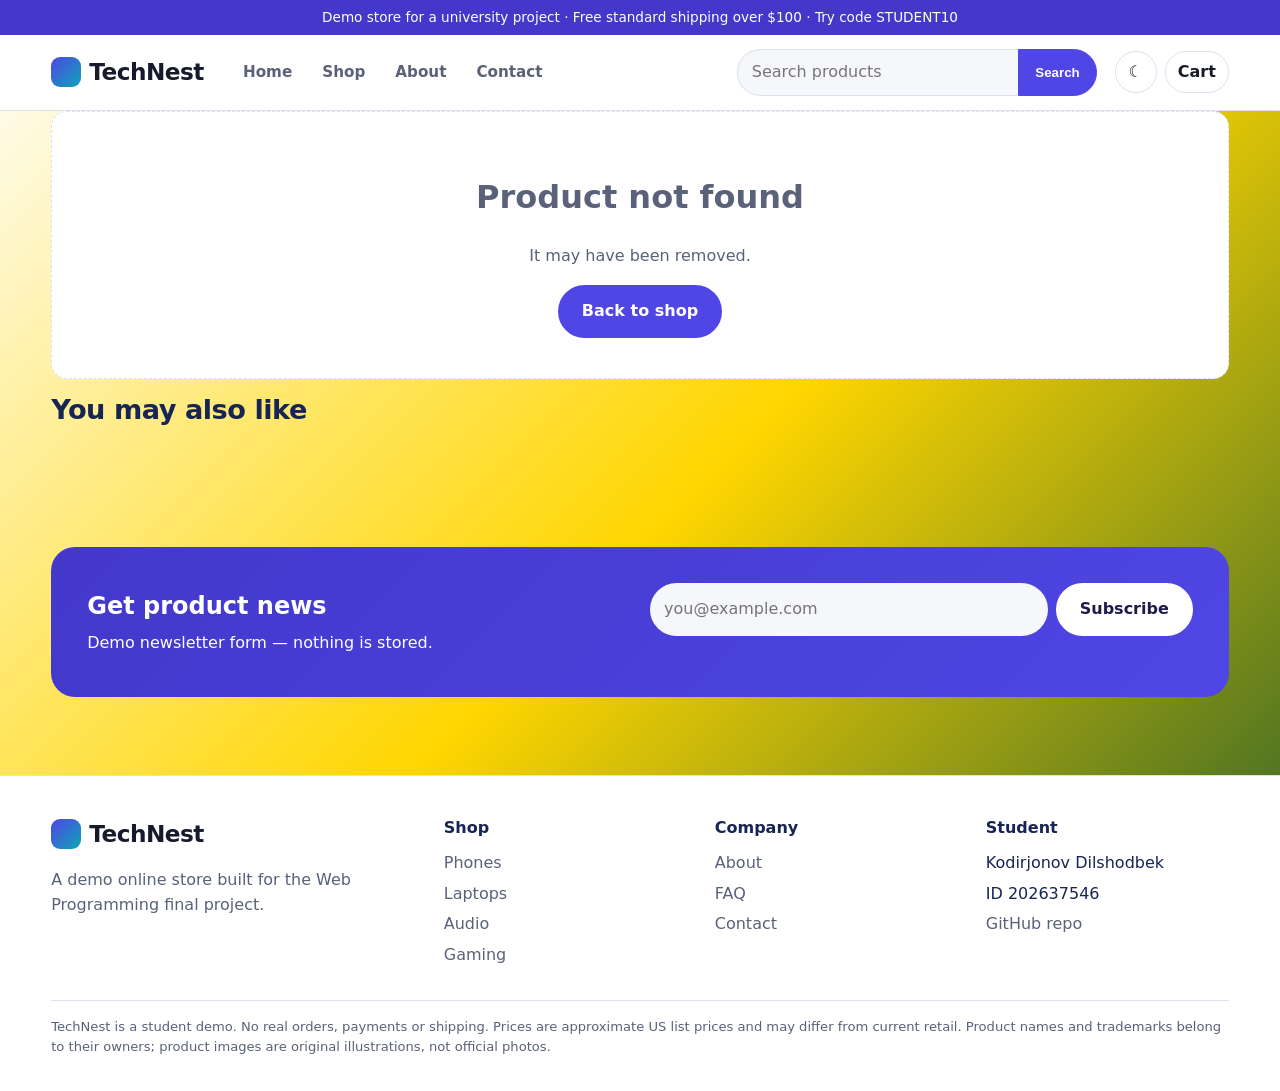
<file: product.html>
<!doctype html>
<html lang="en">
<head>
<meta charset="utf-8">
<meta name="viewport" content="width=device-width,initial-scale=1">
<title>Product — TechNest</title>
<meta name="description" content="Product details.">
<script>try{var t=localStorage.getItem("technest-theme");if(t)document.documentElement.setAttribute("data-theme",t)}catch(e){}</script>
<link rel="stylesheet" href="style.css">
</head>
<body>
<a class="skip" href="#main">Skip to content</a>
<div class="topbar">Demo store for a university project · Free standard shipping over $100 · Try code STUDENT10</div>
<header class="site"><div class="wrap hrow">
<a class="logo" href="index.html"><i></i>TechNest</a>
<nav class="main" id="mainNav" aria-label="Main"><a href="index.html">Home</a><a href="shop.html">Shop</a><a href="about.html">About</a><a href="contact.html">Contact</a></nav>
<form class="search" action="shop.html" role="search"><input type="search" name="q" placeholder="Search products" aria-label="Search products"><button type="submit">Search</button></form>
<div class="icons">
<button class="ibtn" id="themeBtn" type="button" aria-label="Toggle theme">☾</button>
<a class="ibtn" href="cart.html" aria-label="Cart">Cart<span id="cartCount"></span></a>
<button class="ibtn menu-btn" id="menuBtn" type="button" aria-expanded="false" aria-controls="mainNav" aria-label="Menu">☰</button>
</div></div></header>
<main id="main">

<div class="wrap"><div id="product"></div>
<section class="block" style="padding-top:10px"><div class="shead"><h2>You may also like</h2></div><div class="grid" id="related"></div></section></div>

</main>
<section class="block"><div class="wrap"><div class="news"><div><h2 style="margin:0 0 6px">Get product news</h2><p style="margin:0">Demo newsletter form — nothing is stored.</p></div>
<div><form id="newsForm" novalidate><input type="email" placeholder="you@example.com" aria-label="Email address"><button class="btn" type="submit">Subscribe</button></form><p class="err" id="newsMsg" role="status"></p></div></div></div></section>
<footer class="site"><div class="wrap"><div class="fgrid">
<div><a class="logo" href="index.html"><i></i>TechNest</a><p style="color:var(--muted)">A demo online store built for the Web Programming final project.</p></div>
<div><h4>Shop</h4><ul><li><a href="shop.html?cat=phones">Phones</a></li><li><a href="shop.html?cat=laptops">Laptops</a></li><li><a href="shop.html?cat=audio">Audio</a></li><li><a href="shop.html?cat=gaming">Gaming</a></li></ul></div>
<div><h4>Company</h4><ul><li><a href="about.html">About</a></li><li><a href="about.html#faq">FAQ</a></li><li><a href="contact.html">Contact</a></li></ul></div>
<div><h4>Student</h4><ul><li>Kodirjonov Dilshodbek</li><li>ID 202637546</li><li><a href="https://github.com/qodirjonovdilshodbek16-hub/web-programing">GitHub repo</a></li></ul></div>
</div><p class="legal">TechNest is a student demo. No real orders, payments or shipping. Prices are approximate US list prices and may differ from current retail. Product names and trademarks belong to their owners; product images are original illustrations, not official photos.</p></div></footer>
<script src="art.js"></script>
<script src="products.js"></script>
<script src="main.js"></script>
<script src="product.js"></script>
</body>
</html>
</file>
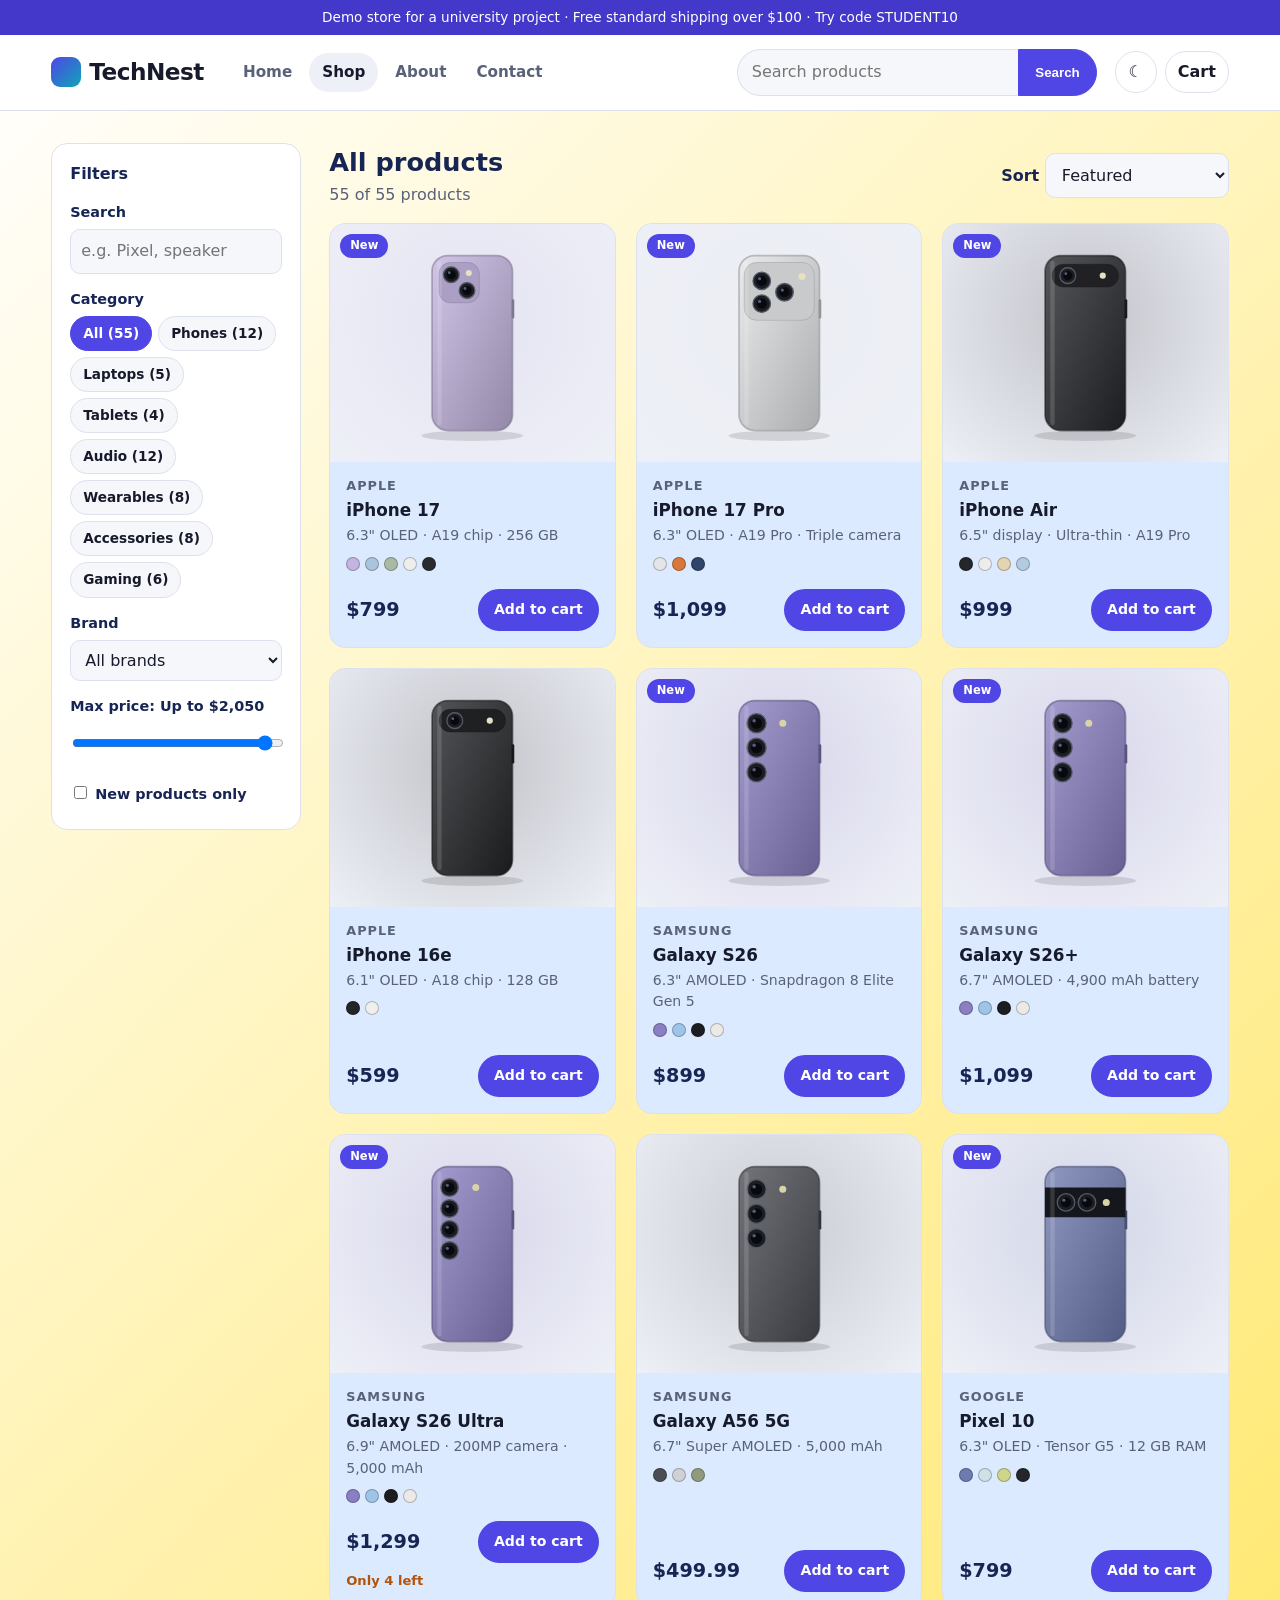
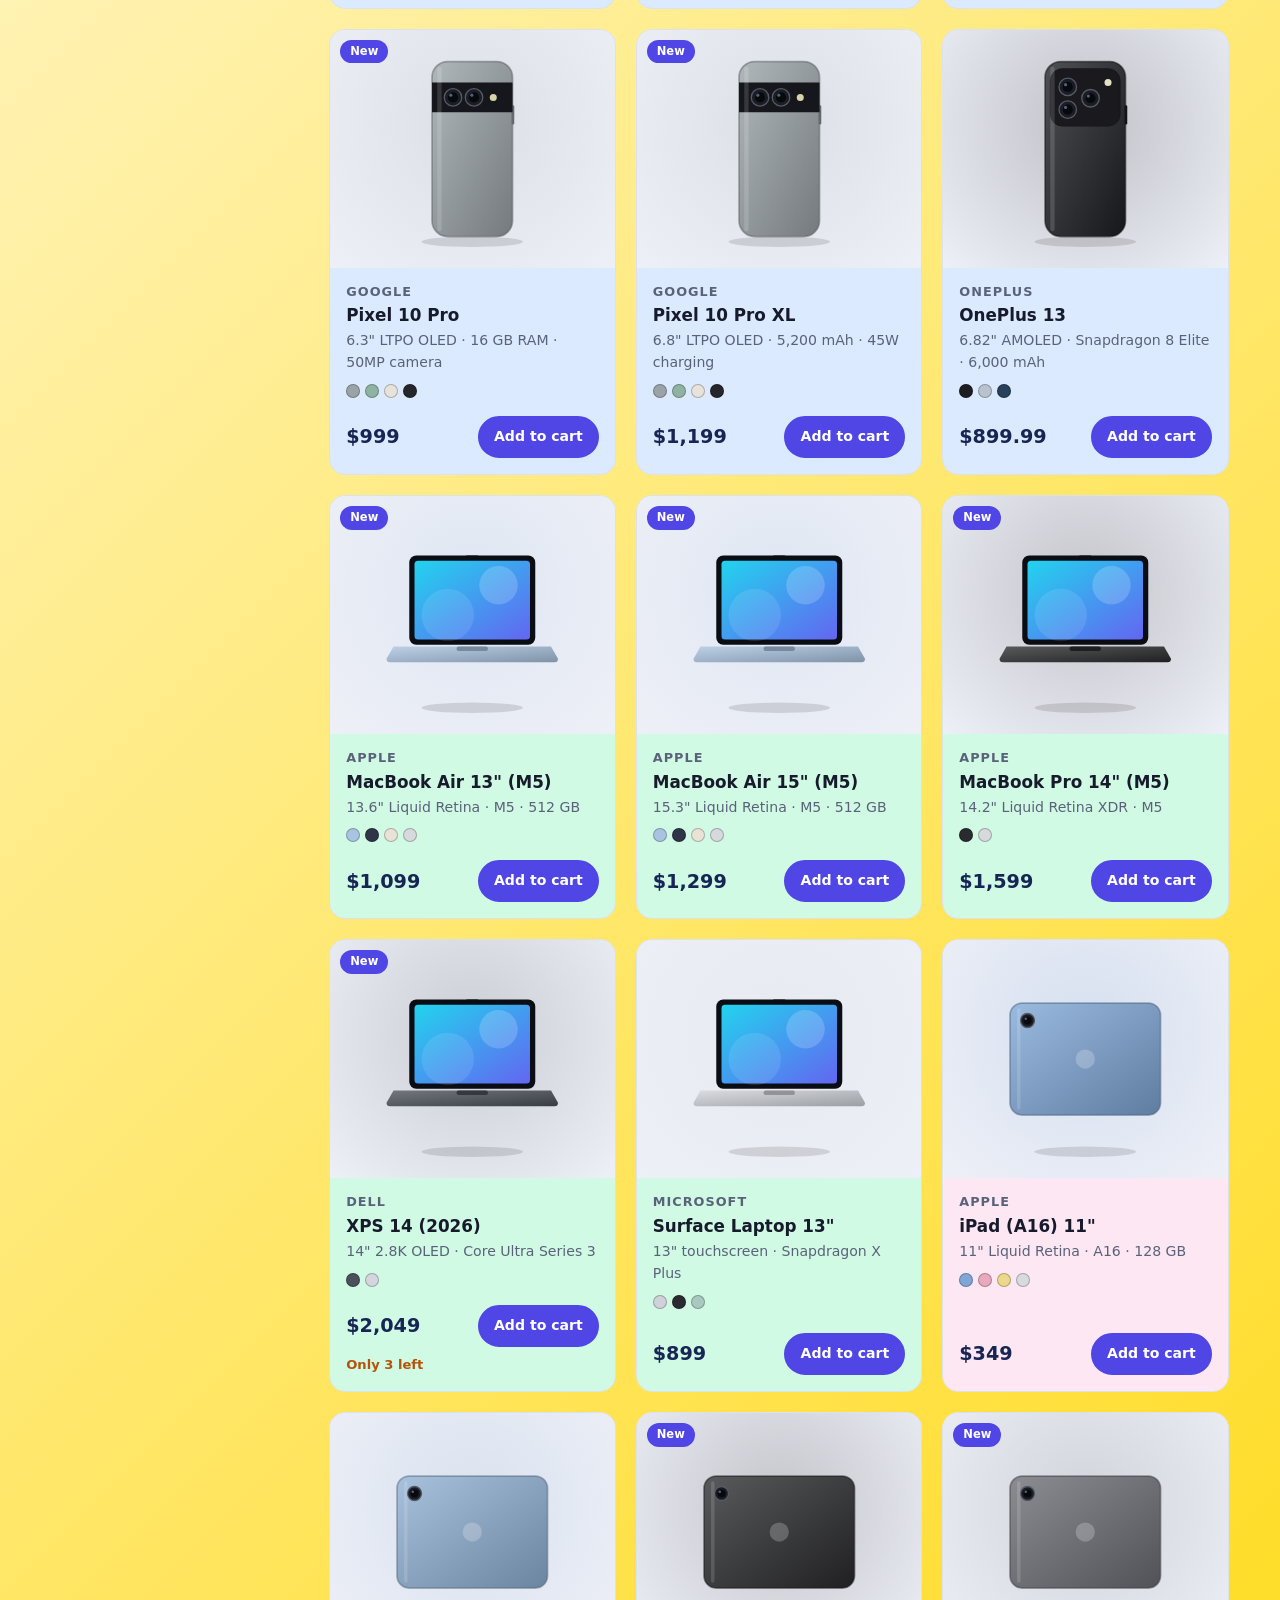
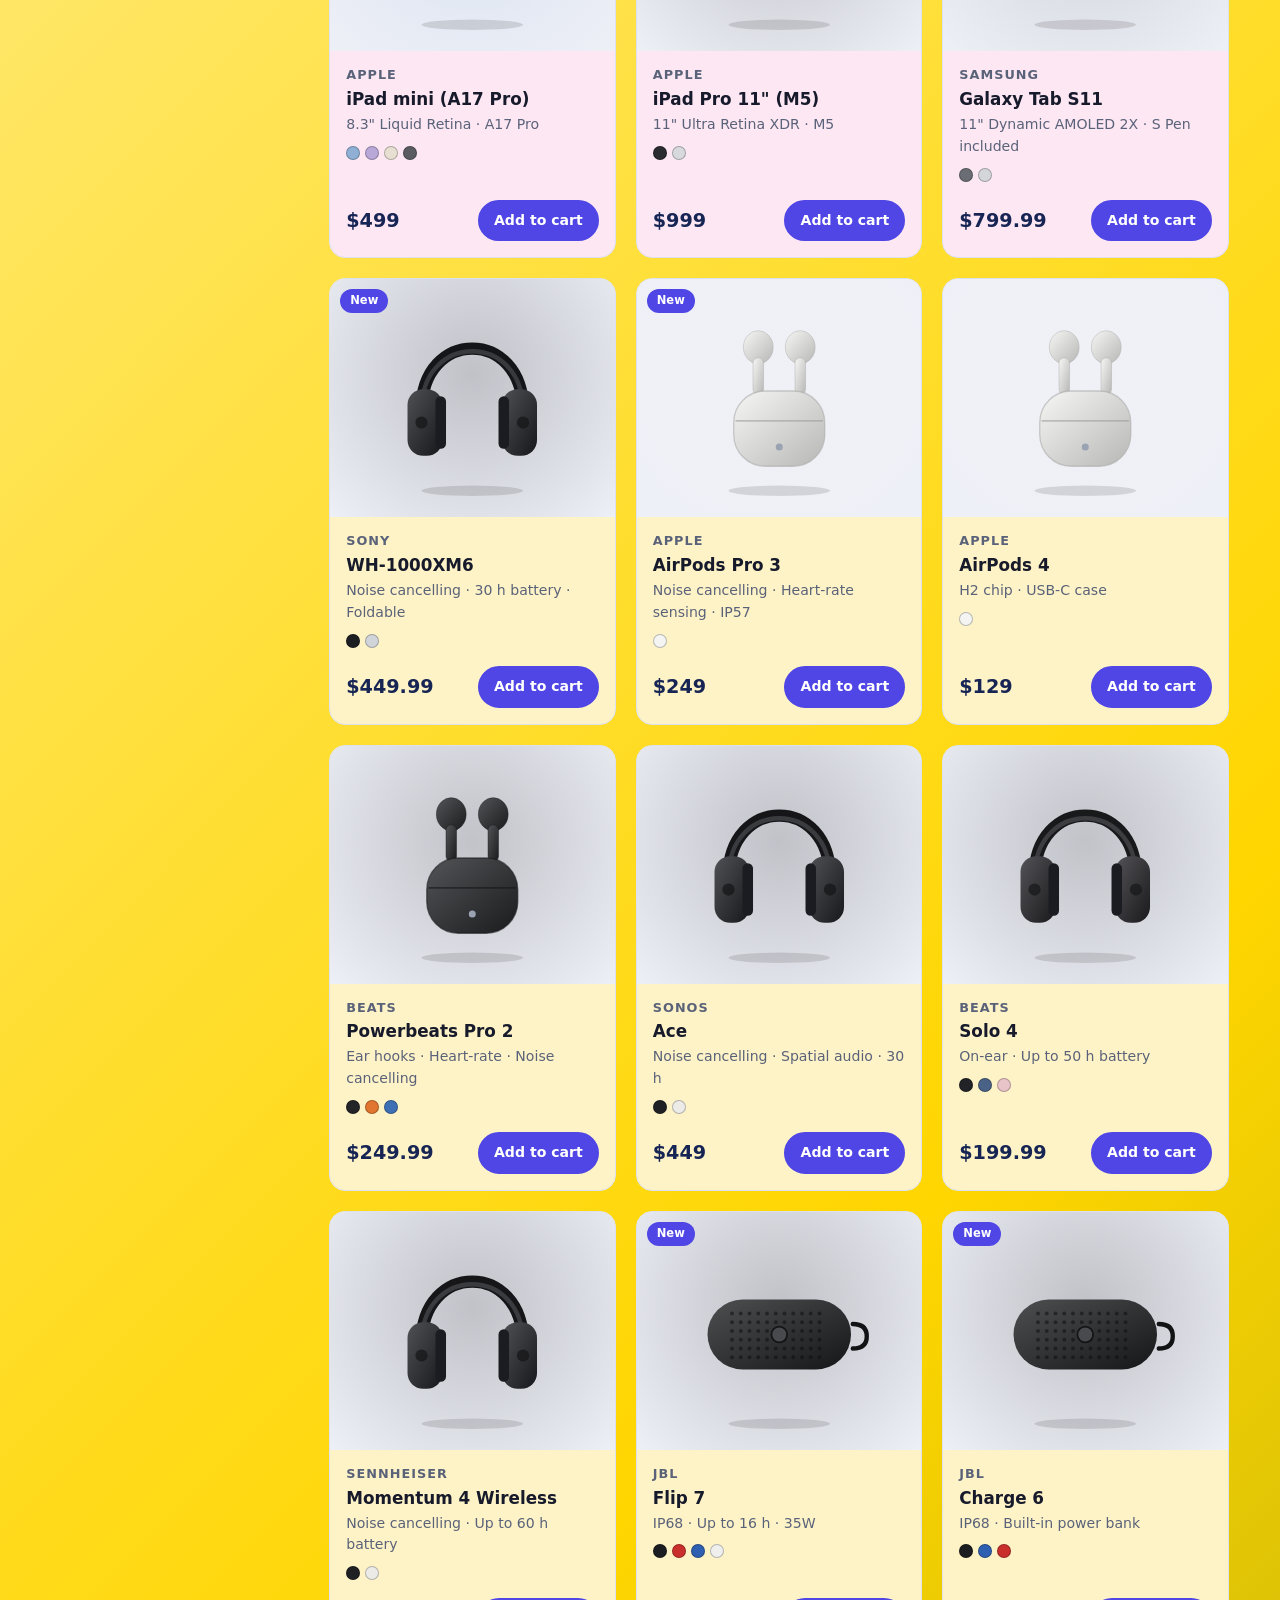
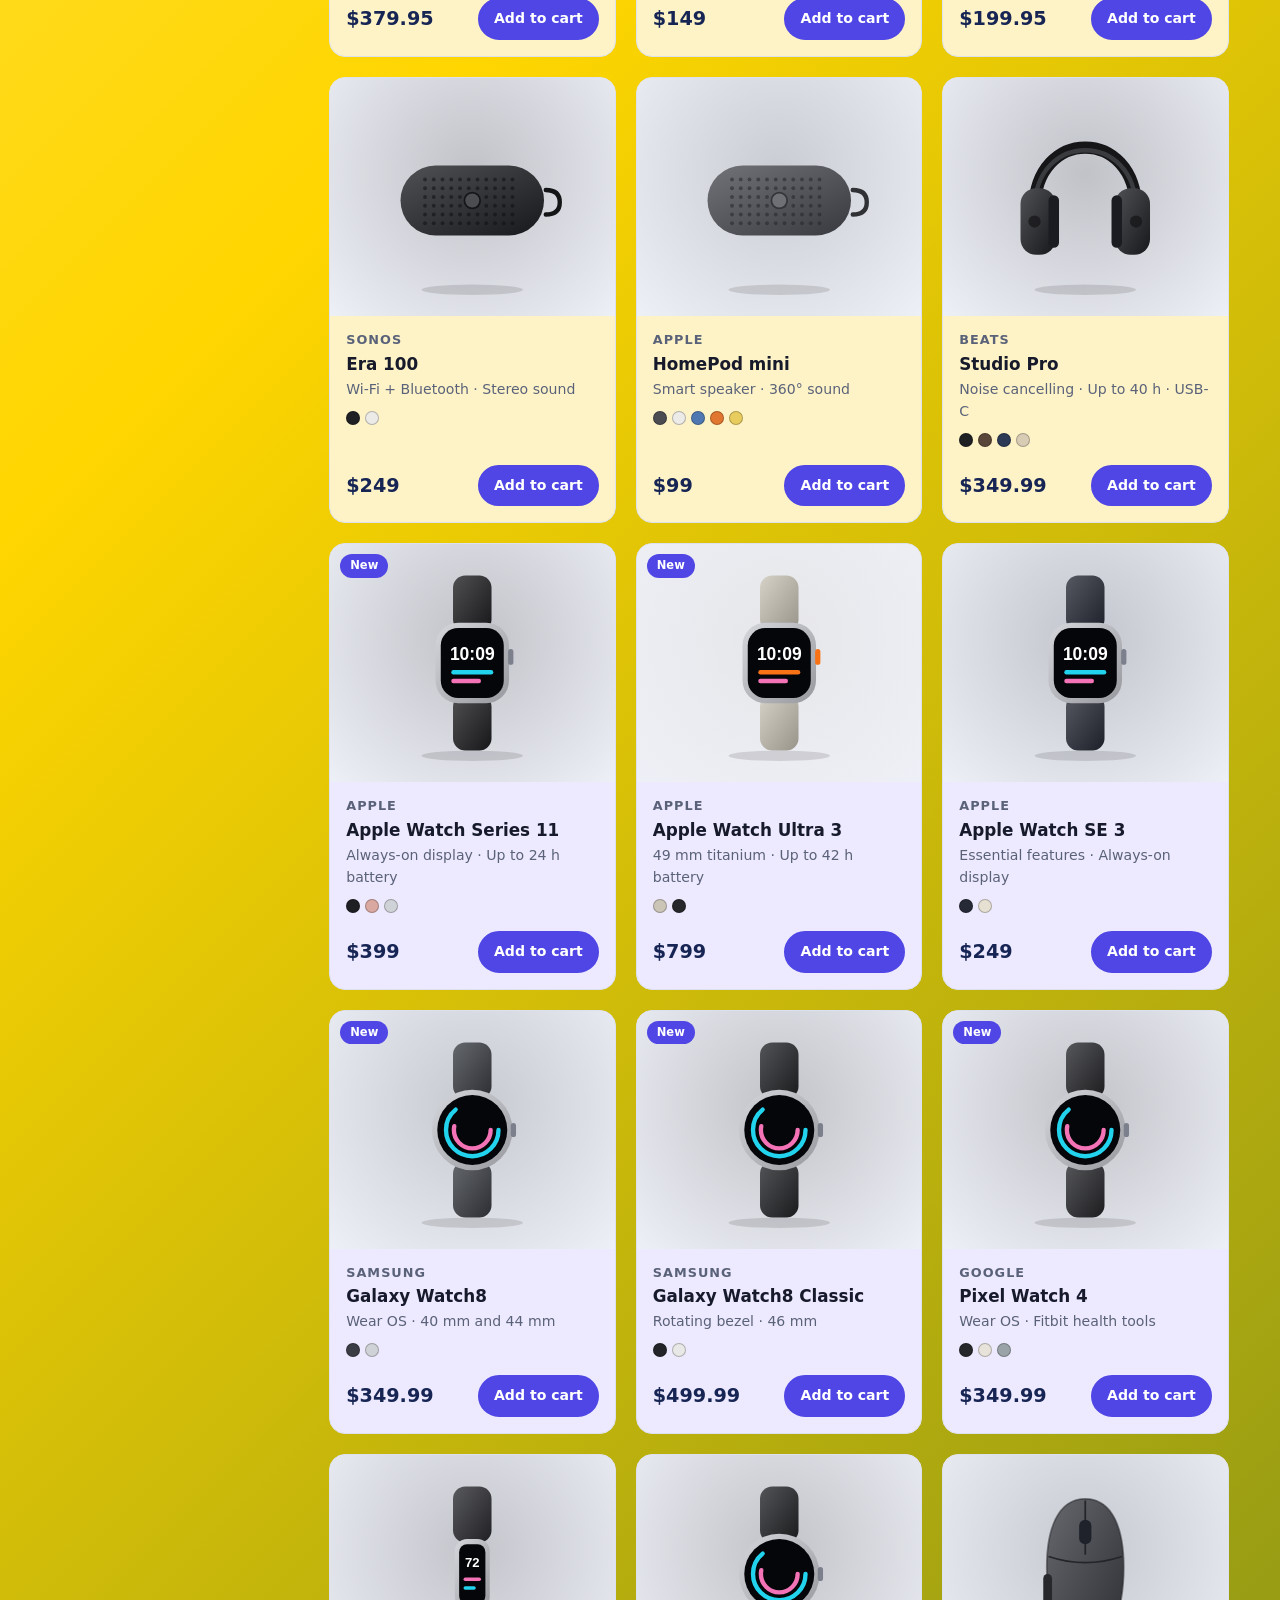
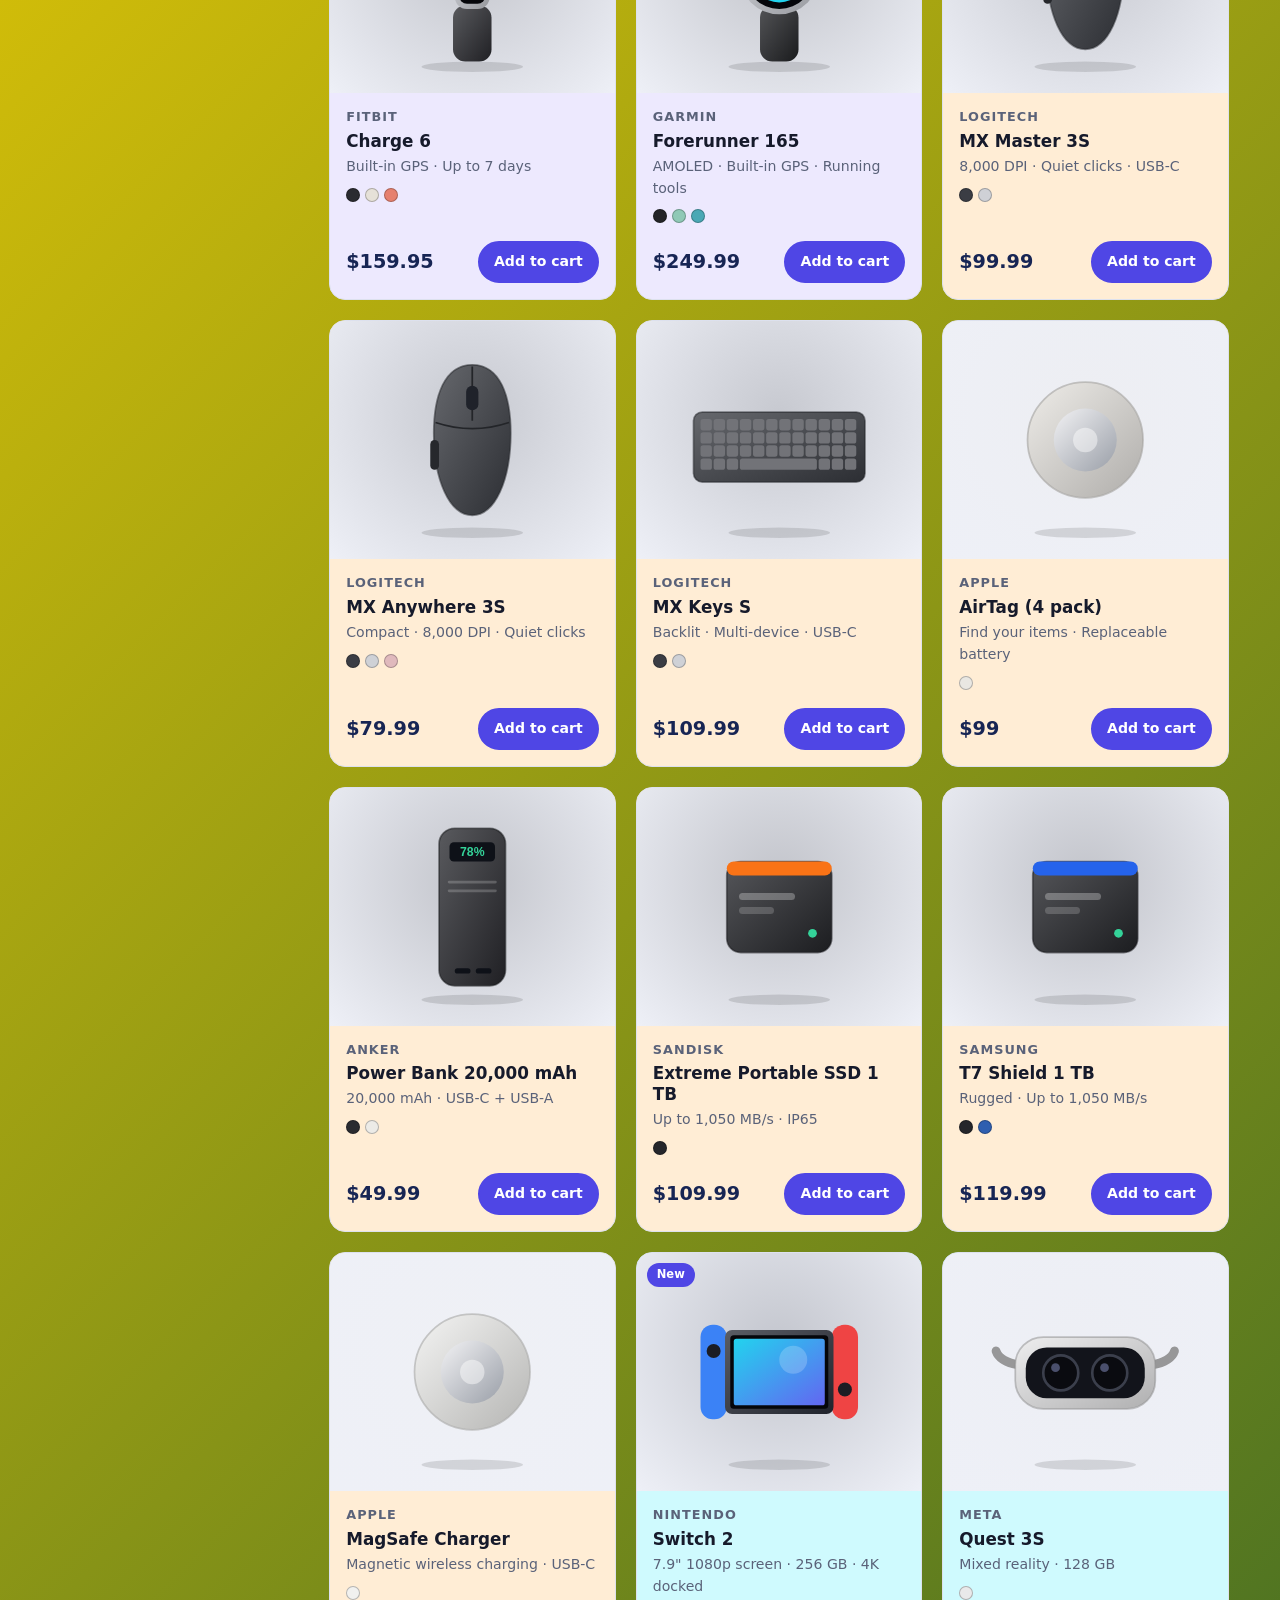
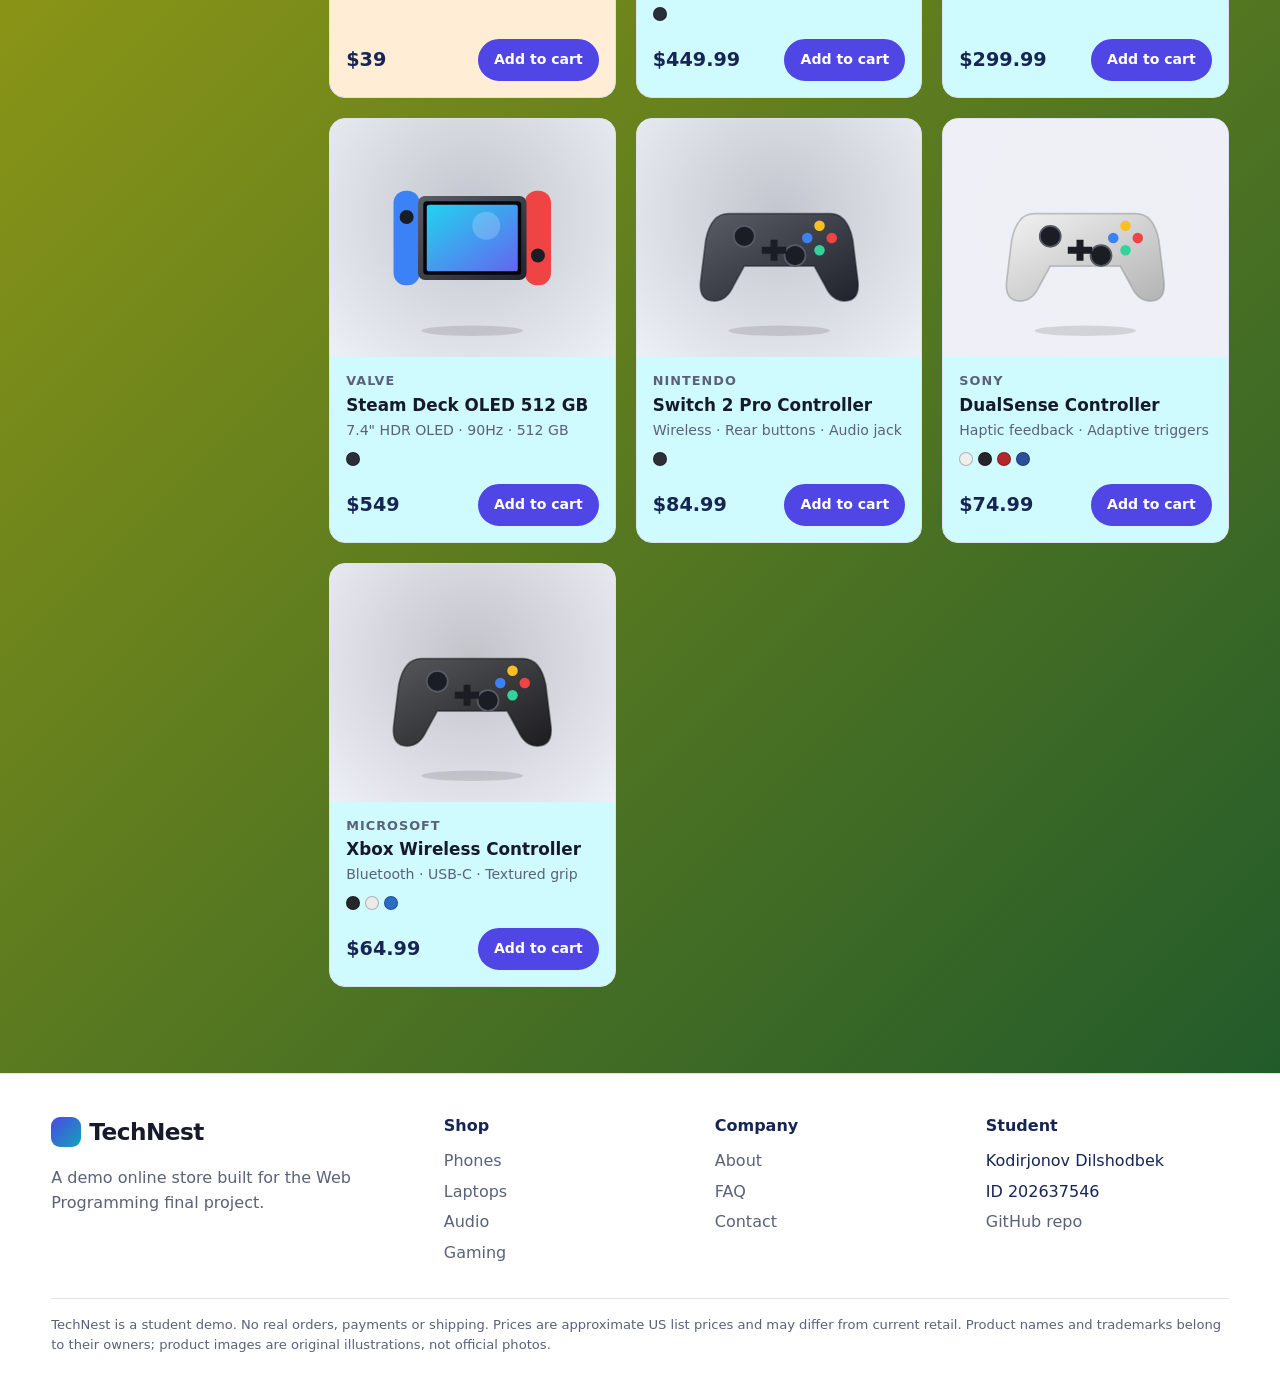
<file: shop.html>
<!doctype html>
<html lang="en">
<head>
<meta charset="utf-8">
<meta name="viewport" content="width=device-width,initial-scale=1">
<title>Shop — TechNest</title>
<meta name="description" content="Browse and filter all TechNest products.">
<script>try{var t=localStorage.getItem("technest-theme");if(t)document.documentElement.setAttribute("data-theme",t)}catch(e){}</script>
<link rel="stylesheet" href="style.css">
</head>
<body>
<a class="skip" href="#main">Skip to content</a>
<div class="topbar">Demo store for a university project · Free standard shipping over $100 · Try code STUDENT10</div>
<header class="site"><div class="wrap hrow">
<a class="logo" href="index.html"><i></i>TechNest</a>
<nav class="main" id="mainNav" aria-label="Main"><a href="index.html">Home</a><a href="shop.html" class="on" aria-current="page">Shop</a><a href="about.html">About</a><a href="contact.html">Contact</a></nav>
<form class="search" action="shop.html" role="search"><input type="search" name="q" placeholder="Search products" aria-label="Search products"><button type="submit">Search</button></form>
<div class="icons">
<button class="ibtn" id="themeBtn" type="button" aria-label="Toggle theme">☾</button>
<a class="ibtn" href="cart.html" aria-label="Cart">Cart<span id="cartCount"></span></a>
<button class="ibtn menu-btn" id="menuBtn" type="button" aria-expanded="false" aria-controls="mainNav" aria-label="Menu">☰</button>
</div></div></header>
<main id="main">

<div class="wrap"><div class="shop">
<aside class="filters" id="filters" aria-label="Filters"><h3>Filters</h3>
<label for="search">Search</label><input type="search" id="search" placeholder="e.g. Pixel, speaker">
<label>Category</label><div class="chips" id="chips"></div>
<label for="brand">Brand</label><select id="brand"></select>
<label for="price">Max price: <span id="priceOut"></span></label><input type="range" id="price" min="0" step="10">
<label><input type="checkbox" id="onlyNew"> New products only</label></aside>
<section><div class="toolbar"><div><h1 style="margin:0;font-size:1.6rem">All products</h1><span id="count" style="color:var(--muted)"></span></div>
<div><button class="btn ghost small fbtn" type="button" id="fbtn">Filters</button>
<label for="sort" style="font-weight:600">Sort </label><select id="sort" class="f" style="width:auto"><option value="featured">Featured</option><option value="low">Price: low to high</option><option value="high">Price: high to low</option><option value="name">Name A–Z</option></select></div></div>
<div class="grid" id="grid"></div></section></div></div>

</main>

<footer class="site"><div class="wrap"><div class="fgrid">
<div><a class="logo" href="index.html"><i></i>TechNest</a><p style="color:var(--muted)">A demo online store built for the Web Programming final project.</p></div>
<div><h4>Shop</h4><ul><li><a href="shop.html?cat=phones">Phones</a></li><li><a href="shop.html?cat=laptops">Laptops</a></li><li><a href="shop.html?cat=audio">Audio</a></li><li><a href="shop.html?cat=gaming">Gaming</a></li></ul></div>
<div><h4>Company</h4><ul><li><a href="about.html">About</a></li><li><a href="about.html#faq">FAQ</a></li><li><a href="contact.html">Contact</a></li></ul></div>
<div><h4>Student</h4><ul><li>Kodirjonov Dilshodbek</li><li>ID 202637546</li><li><a href="https://github.com/qodirjonovdilshodbek16-hub/web-programing">GitHub repo</a></li></ul></div>
</div><p class="legal">TechNest is a student demo. No real orders, payments or shipping. Prices are approximate US list prices and may differ from current retail. Product names and trademarks belong to their owners; product images are original illustrations, not official photos.</p></div></footer>
<script src="art.js"></script>
<script src="products.js"></script>
<script src="main.js"></script>
<script src="shop.js"></script>
</body>
</html>
</file>
<file: style.css>
:root{--bg:#f6f7fb;--surface:#fff;--surface2:#eef0f7;--text:#161a2b;--muted:#5a6279;--line:#dde1ee;--brand:#4f46e5;--brand-d:#4338ca;--brand-t:#fff;--accent:#0ea5b7;--ok:#15803d;--warn:#b45309;--shadow:0 10px 30px rgba(22,26,43,.08);--r:16px}
:root[data-theme=dark]{--bg:#0d1020;--surface:#161a30;--surface2:#1d2240;--text:#eef0fb;--muted:#a3abc9;--line:#2a3057;--brand:#818cf8;--brand-d:#a5b4fc;--brand-t:#0d1020;--accent:#22d3ee;--ok:#4ade80;--warn:#fbbf24;--shadow:0 10px 30px rgba(0,0,0,.4)}
*{box-sizing:border-box}
html{scroll-behavior:smooth}
body{margin:0;font-family:system-ui,-apple-system,"Segoe UI",Roboto,Arial,sans-serif;background:var(--bg);color:var(--text);line-height:1.55}
img,svg{max-width:100%}
a{color:var(--brand-d)}
.wrap{width:min(1200px,92%);margin:0 auto}
.skip{position:absolute;left:-999px;top:0;background:var(--brand);color:var(--brand-t);padding:8px 14px;z-index:99}
.skip:focus{left:8px;top:8px}
:focus-visible{outline:3px solid var(--accent);outline-offset:2px}

/* top bar + header */
.topbar{background:var(--brand-d);color:var(--brand-t);font-size:.85rem;text-align:center;padding:7px 12px}
[data-theme=dark] .topbar{background:var(--surface2);color:var(--text)}
header.site{background:var(--surface);border-bottom:1px solid var(--line)}
.hrow{display:flex;align-items:center;gap:18px;padding:14px 0}
.logo{font-weight:800;font-size:1.45rem;letter-spacing:-.5px;color:var(--text);text-decoration:none;display:flex;align-items:center;gap:8px;white-space:nowrap}
.logo i{width:30px;height:30px;border-radius:9px;background:linear-gradient(135deg,var(--brand),var(--accent));display:inline-block}
nav.main{display:flex;gap:4px;margin-left:8px}
nav.main a{padding:8px 13px;border-radius:999px;color:var(--muted);text-decoration:none;font-weight:600;font-size:.95rem}
nav.main a:hover,nav.main a.on{background:var(--surface2);color:var(--text)}
.search{flex:1;display:flex;max-width:360px;margin-left:auto}
.search input{flex:1;min-width:0;padding:10px 14px;border:1px solid var(--line);border-right:0;border-radius:999px 0 0 999px;background:var(--bg);color:var(--text);font:inherit}
.search button{padding:0 16px;border:1px solid var(--brand);background:var(--brand);color:var(--brand-t);border-radius:0 999px 999px 0;font-weight:700;cursor:pointer}
.icons{display:flex;gap:8px;align-items:center}
.ibtn{position:relative;display:inline-flex;align-items:center;justify-content:center;min-width:42px;height:42px;padding:0 12px;border-radius:999px;border:1px solid var(--line);background:var(--surface);color:var(--text);cursor:pointer;text-decoration:none;font:inherit;font-weight:700}
.ibtn:hover{background:var(--surface2)}
#cartCount{display:none;min-width:20px;height:20px;padding:0 6px;border-radius:999px;background:var(--brand);color:var(--brand-t);font-size:.75rem;align-items:center;justify-content:center;margin-left:6px}
.menu-btn{display:none}

/* buttons */
.btn{display:inline-block;padding:12px 22px;border-radius:999px;border:2px solid var(--brand);background:var(--brand);color:var(--brand-t);font:inherit;font-weight:700;cursor:pointer;text-decoration:none;transition:transform .15s,background .15s}
.btn:hover{transform:translateY(-1px);background:var(--brand-d);border-color:var(--brand-d)}
.btn.ghost{background:transparent;color:var(--brand-d)}
.btn.ghost:hover{background:var(--surface2)}
.btn.small{padding:8px 14px;font-size:.88rem}
.btn[disabled]{opacity:.5;cursor:not-allowed;transform:none}

/* hero */
.hero{background:linear-gradient(135deg,#1e1b4b,#312e81 55%,#0e7490);color:#fff;padding:64px 0;overflow:hidden}
.hero .wrap{display:grid;grid-template-columns:1.1fr .9fr;gap:40px;align-items:center}
.hero h1{font-size:clamp(2.2rem,5vw,3.6rem);line-height:1.05;margin:.2em 0;letter-spacing:-1px}
.hero p{color:#d7dbff;font-size:1.1rem;max-width:520px}
.eyebrow{font-weight:700;letter-spacing:.14em;font-size:.8rem;text-transform:uppercase;color:#a5f3fc}
.hero .btn{background:#fff;color:#1e1b4b;border-color:#fff}
.hero .btn.ghost{background:transparent;color:#fff}
.hero-art{display:grid;grid-template-columns:repeat(2,1fr);gap:14px}
.hero-art a{background:rgba(255,255,255,.1);border:1px solid rgba(255,255,255,.2);border-radius:20px;padding:10px;display:block}

.trust{display:grid;grid-template-columns:repeat(4,1fr);gap:14px;margin:-28px auto 0;position:relative}
.trust div{background:var(--surface);border:1px solid var(--line);border-radius:var(--r);padding:16px;box-shadow:var(--shadow);font-size:.92rem}
.trust b{display:block}

/* sections */
section.block{padding:48px 0}
.shead{display:flex;justify-content:space-between;align-items:end;gap:12px;margin-bottom:20px;flex-wrap:wrap}
.shead h2{margin:0;font-size:1.7rem;letter-spacing:-.5px}
.shead p{margin:4px 0 0;color:var(--muted)}
.cats{display:grid;grid-template-columns:repeat(auto-fit,minmax(150px,1fr));gap:14px}
.cat{background:var(--surface);border:1px solid var(--line);border-radius:var(--r);padding:16px;text-decoration:none;color:var(--text);text-align:center;transition:transform .15s,box-shadow .15s}
.cat:hover{transform:translateY(-3px);box-shadow:var(--shadow)}
.cat svg{width:84px;height:84px}
.cat b{display:block}.cat small{color:var(--muted)}

/* product grid + card */
.grid{display:grid;grid-template-columns:repeat(auto-fill,minmax(230px,1fr));gap:20px}
.pcard{background:var(--surface);border:1px solid var(--line);border-radius:var(--r);overflow:hidden;display:flex;flex-direction:column;transition:transform .15s,box-shadow .15s}
.pcard:hover{transform:translateY(-3px);box-shadow:var(--shadow)}
.pthumb{position:relative;display:block;background:radial-gradient(circle at 50% 40%,color-mix(in srgb,var(--tint) 22%,var(--surface2)),var(--surface2));padding:14px}
.pthumb svg{width:100%;height:auto;display:block;max-height:210px}
.pbadge{position:absolute;top:10px;left:10px;background:var(--brand);color:var(--brand-t);font-size:.72rem;font-weight:800;padding:3px 10px;border-radius:999px}
.pbody{padding:14px 16px 16px;display:flex;flex-direction:column;gap:4px;flex:1}
.pbrand{margin:0;color:var(--muted);font-size:.8rem;font-weight:700;text-transform:uppercase;letter-spacing:.08em}
.pbody h3{margin:0;font-size:1.05rem;line-height:1.25}
.pbody h3 a{color:var(--text);text-decoration:none}
.pbody h3 a:hover{text-decoration:underline}
.pshort{margin:0;color:var(--muted);font-size:.88rem}
.pdots{display:flex;gap:5px;align-items:center;margin:6px 0}
.pdots span{width:14px;height:14px;border-radius:50%;border:1px solid rgba(0,0,0,.25)}
.pdots small{color:var(--muted)}
.prow{display:flex;justify-content:space-between;align-items:center;gap:8px;margin-top:auto;padding-top:8px}
.pprice{font-weight:800;font-size:1.2rem}
.plow{margin:4px 0 0;color:var(--warn);font-size:.82rem;font-weight:700}

/* shop layout */
.shop{display:grid;grid-template-columns:250px 1fr;gap:28px;padding:32px 0 56px}
.filters{background:var(--surface);border:1px solid var(--line);border-radius:var(--r);padding:18px;align-self:start;position:sticky;top:12px}
.filters h3{margin:0 0 10px;font-size:1rem}
.filters label{display:block;font-weight:600;font-size:.9rem;margin:14px 0 6px}
.filters select,.filters input[type=search],.filters input[type=range]{width:100%;font:inherit;padding:9px 10px;border:1px solid var(--line);border-radius:10px;background:var(--bg);color:var(--text)}
.chips{display:flex;flex-wrap:wrap;gap:6px}
.chip{padding:6px 12px;border:1px solid var(--line);border-radius:999px;background:var(--bg);color:var(--text);font:inherit;font-size:.85rem;font-weight:600;cursor:pointer}
.chip[aria-pressed=true]{background:var(--brand);color:var(--brand-t);border-color:var(--brand)}
.toolbar{display:flex;justify-content:space-between;align-items:center;gap:10px;margin-bottom:16px;flex-wrap:wrap}
.empty{padding:40px;text-align:center;background:var(--surface);border:1px dashed var(--line);border-radius:var(--r);color:var(--muted)}
.fbtn{display:none}

/* product page */
.crumbs{padding:18px 0 0;color:var(--muted);font-size:.9rem}
.crumbs a{color:var(--muted)}
.pd{display:grid;grid-template-columns:1fr 1fr;gap:40px;padding:22px 0 40px}
.pd-art{background:radial-gradient(circle at 50% 40%,color-mix(in srgb,var(--tint,#888) 24%,var(--surface2)),var(--surface2));border:1px solid var(--line);border-radius:24px;padding:24px;align-self:start}
.pd-art svg{width:100%;height:auto;display:block;max-height:480px}
.pd h1{margin:.1em 0;font-size:2rem;letter-spacing:-.5px;line-height:1.15}
.pd .price{font-size:2rem;font-weight:800;margin:8px 0}
.swatches{display:flex;gap:10px;flex-wrap:wrap;margin:8px 0 16px}
.sw{width:34px;height:34px;border-radius:50%;border:2px solid var(--line);cursor:pointer;padding:0}
.sw[aria-pressed=true]{outline:3px solid var(--brand);outline-offset:2px}
.qty-row{display:flex;gap:12px;align-items:center;flex-wrap:wrap;margin:16px 0}
.stepper{display:inline-flex;border:1px solid var(--line);border-radius:999px;overflow:hidden;background:var(--surface)}
.stepper button{width:40px;height:40px;border:0;background:transparent;color:var(--text);font-size:1.2rem;cursor:pointer}
.stepper button:hover{background:var(--surface2)}
.stepper span{min-width:38px;text-align:center;line-height:40px;font-weight:700}
.stock{font-weight:700;color:var(--ok)}.stock.low{color:var(--warn)}
.feat{padding-left:20px}
table.specs{width:100%;border-collapse:collapse;background:var(--surface);border:1px solid var(--line);border-radius:12px;overflow:hidden}
table.specs th,table.specs td{padding:10px 14px;text-align:left;border-bottom:1px solid var(--line)}
table.specs th{width:38%;color:var(--muted);font-weight:600;background:var(--surface2)}
.note{background:var(--surface2);border:1px solid var(--line);border-radius:12px;padding:12px 14px;color:var(--muted);font-size:.88rem}

/* cart + checkout */
.two{display:grid;grid-template-columns:1fr 360px;gap:28px;padding:28px 0 56px;align-items:start}
.panel{background:var(--surface);border:1px solid var(--line);border-radius:var(--r);padding:20px}
.panel h2{margin:0 0 12px;font-size:1.2rem}
.line{display:grid;grid-template-columns:90px 1fr auto;gap:14px;align-items:center;padding:14px 0;border-bottom:1px solid var(--line)}
.line:last-child{border-bottom:0}
.line .th{background:var(--surface2);border-radius:12px;padding:4px}
.line b a{color:var(--text);text-decoration:none}
.line small{color:var(--muted)}
.link{background:none;border:0;color:var(--brand-d);cursor:pointer;font:inherit;text-decoration:underline;padding:0}
.sum div{display:flex;justify-content:space-between;padding:6px 0}
.sum .tot{border-top:1px solid var(--line);margin-top:6px;padding-top:12px;font-size:1.25rem;font-weight:800}
.promo{display:flex;gap:8px;margin:12px 0}
.promo input{flex:1;min-width:0}
input[type=text],input[type=email],input[type=tel],textarea,select.f{width:100%;padding:11px 12px;border:1px solid var(--line);border-radius:10px;background:var(--bg);color:var(--text);font:inherit}
textarea{min-height:130px;resize:vertical}
.field{margin-bottom:14px}
.field label{display:block;font-weight:600;margin-bottom:5px;font-size:.92rem}
.field .err{color:#dc2626;font-size:.82rem;min-height:1.1em;margin:3px 0 0}
[data-theme=dark] .field .err{color:#fca5a5}
.field input[aria-invalid=true],.field textarea[aria-invalid=true]{border-color:#dc2626}
.cols{display:grid;grid-template-columns:1fr 1fr;gap:0 14px}
.radio{display:flex;gap:10px;align-items:flex-start;padding:12px;border:1px solid var(--line);border-radius:12px;margin-bottom:8px;cursor:pointer}
.msg{padding:12px 14px;border-radius:10px;margin:10px 0}
.msg.ok{background:color-mix(in srgb,var(--ok) 16%,var(--surface));border:1px solid var(--ok)}
.msg.bad{background:color-mix(in srgb,#dc2626 14%,var(--surface));border:1px solid #dc2626}
.done{text-align:center;padding:50px 20px}
.done h1{margin:.2em 0}

/* about / faq / newsletter */
.cards3{display:grid;grid-template-columns:repeat(auto-fit,minmax(240px,1fr));gap:18px}
details{background:var(--surface);border:1px solid var(--line);border-radius:12px;padding:14px 16px;margin-bottom:10px}
summary{cursor:pointer;font-weight:700}
.news{background:linear-gradient(135deg,var(--brand-d),var(--brand));color:var(--brand-t);border-radius:24px;padding:36px;display:grid;grid-template-columns:1fr 1fr;gap:20px;align-items:center}
[data-theme=dark] .news{background:var(--surface2);color:var(--text)}
.news form{display:flex;gap:8px;flex-wrap:wrap}
.news input{flex:1;min-width:180px;padding:12px 14px;border-radius:999px;border:0;font:inherit;color:#161a2b}
.news .btn{background:#fff;color:#1e1b4b;border-color:#fff}
.news p.err{margin:6px 0 0;min-height:1.2em;font-weight:600}

/* footer */
footer.site{background:var(--surface);border-top:1px solid var(--line);margin-top:30px;padding:40px 0 20px}
.fgrid{display:grid;grid-template-columns:1.5fr 1fr 1fr 1fr;gap:28px}
footer h4{margin:0 0 10px}
footer ul{list-style:none;padding:0;margin:0}
footer li{margin:6px 0}
footer a{color:var(--muted);text-decoration:none}
footer a:hover{color:var(--text);text-decoration:underline}
.legal{border-top:1px solid var(--line);margin-top:26px;padding-top:16px;color:var(--muted);font-size:.82rem}
.toast{position:fixed;left:50%;bottom:24px;transform:translate(-50%,30px);background:var(--text);color:var(--bg);padding:11px 20px;border-radius:999px;opacity:0;pointer-events:none;transition:.25s;z-index:60;font-weight:600}
.toast.show{opacity:1;transform:translate(-50%,0)}

@media(max-width:900px){
 .hero .wrap,.pd,.two,.news{grid-template-columns:1fr}
 .hero-art{display:none}
 .trust{grid-template-columns:1fr 1fr}
 .shop{grid-template-columns:1fr}
 .filters{position:static;display:none}.filters.open{display:block}
 .fbtn{display:inline-block}
 .fgrid{grid-template-columns:1fr 1fr}
 .menu-btn{display:inline-flex}
 nav.main{display:none;position:absolute;left:0;right:0;top:100%;background:var(--surface);border-bottom:1px solid var(--line);flex-direction:column;padding:10px 4%;margin:0;z-index:40}
 nav.main.open{display:flex}
 header.site{position:relative}
 .search{order:5;flex-basis:100%;max-width:none}
 .hrow{flex-wrap:wrap}
 .icons{margin-left:auto}
}
@media(max-width:520px){
 .grid{grid-template-columns:repeat(2,1fr);gap:12px}
 .pbody{padding:10px}.btn.small{padding:7px 10px;font-size:.8rem}
 .cols{grid-template-columns:1fr}
 .line{grid-template-columns:70px 1fr}.line>:last-child{grid-column:1/-1}
 .fgrid{grid-template-columns:1fr}
 .trust{grid-template-columns:1fr}
}
@media(prefers-reduced-motion:reduce){*{transition:none!important;scroll-behavior:auto!important}}
/* ===== TechNest Modern Effects ===== */

:root {
  --accent-purple: #8b5cf6;
  --accent-cyan: #06b6d4;
  --accent-orange: #f59e0b;
}

/* Smooth page appearance */
body {
  animation: pageFade 0.6s ease;
}

@keyframes pageFade {
  from { opacity: 0; }
  to { opacity: 1; }
}

/* Colorful hero */
.hero {

  background-size: 200% 200%;
  animation: gradientMove 10s ease infinite;
}
/* TechNest Bold Background */
body {
  background: linear-gradient(
    135deg,
    #FFFFFF,
    #FFD600,
    #14532D
  ) !important;
  color: #172554;
}

@keyframes gradientMove {
  0%, 100% { background-position: 0% 50%; }
  50% { background-position: 100% 50%; }
}

/* Product cards */
.pcard {
  transition: transform .3s ease, box-shadow .3s ease;
}

.pcard:hover {
  transform: translateY(-7px);
  box-shadow: 0 14px 30px rgba(99, 102, 241, .16);
}

/* Buttons */
.btn {
  transition: all .25s ease;
}

.btn:hover {
  transform: translateY(-3px);
  box-shadow: 0 7px 18px rgba(139, 92, 246, .25);
}

/* Navigation */
nav.main a {
  transition: background .25s ease, color .25s ease;
}

nav.main a:hover {
  background: rgba(139, 92, 246, .13);
  color: var(--accent-purple);
}

/* Category cards */
.cat {
  transition: all .3s ease;
}

.cat:hover {
  border-color: var(--accent-cyan);
  box-shadow: 0 8px 24px rgba(6, 182, 212, .13);
}

/* Respect reduced-motion settings */
@media (prefers-reduced-motion: reduce) {
  body, .hero {
    animation: none !important;
  }
}
.pcard.cat-phones { background: #DBEAFE; }
.pcard.cat-laptops { background: #D1FAE5; }
.pcard.cat-tablets { background: #FCE7F3; }
.pcard.cat-audio { background: #FEF3C7; }
.pcard.cat-wearables { background: #EDE9FE; }
.pcard.cat-accessories { background: #FFEDD5; }
.pcard.cat-gaming { background: #CFFAFE; }
</file>
